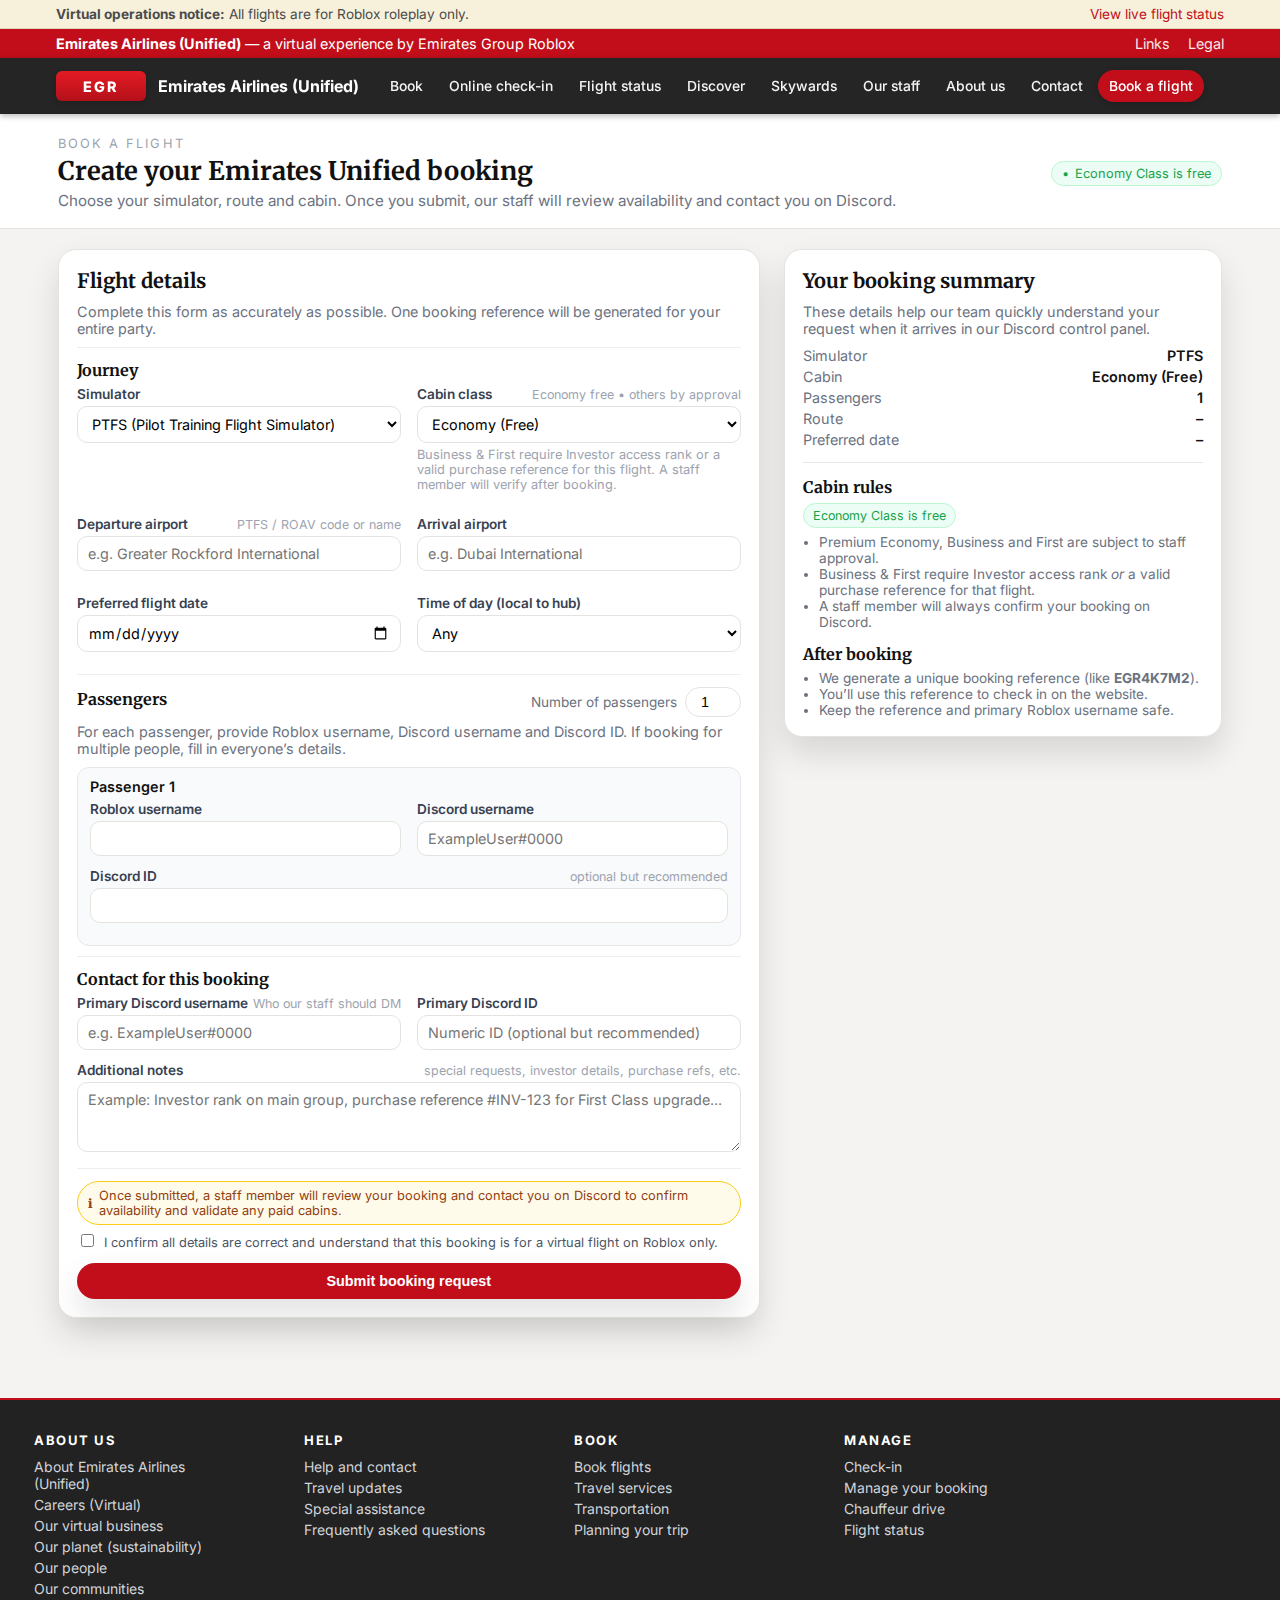
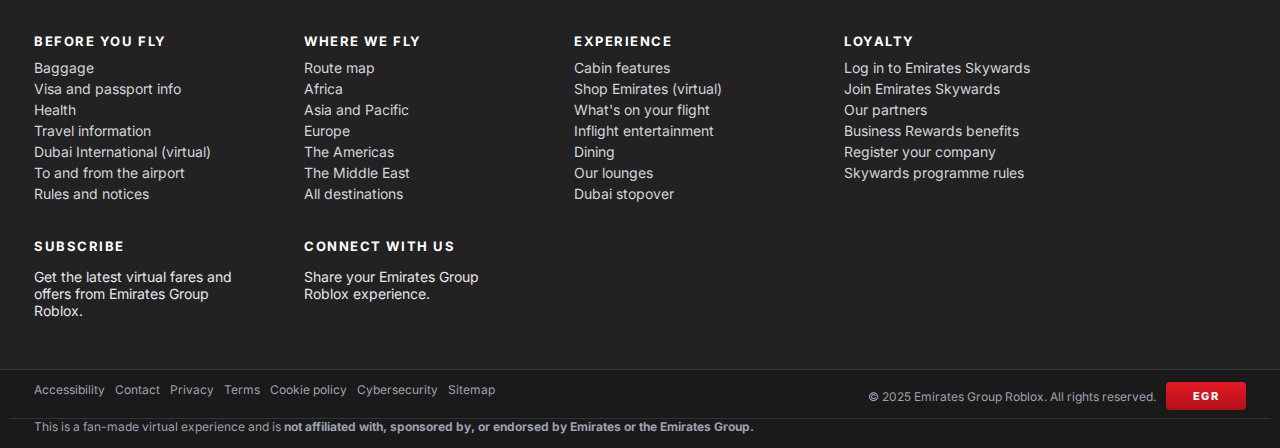
<file: booking.html>
<!doctype html>
<html lang="en">
<head>
  <meta charset="utf-8" />
  <meta name="viewport" content="width=device-width, initial-scale=1" />
  <title>Book a flight — Emirates Airlines (Unified)</title>
  <meta name="description" content="Book a virtual flight with Emirates Airlines (Unified) across PTFS and RO-Aviation." />
  <link rel="preconnect" href="https://fonts.gstatic.com" crossorigin>
  <link href="https://fonts.googleapis.com/css2?family=Inter:wght@400;500;600;700&family=Merriweather:wght@700&display=swap" rel="stylesheet">

  <style>
    :root {
      --brand-red: #c20e1a;
      --brand-red-dark: #8b0b13;
      --brand-gold: #b5892b;
      --charcoal: #252525;
      --ink: #111111;
      --ink-soft: #333333;
      --muted: #6b7280;
      --line: #e5e3df;
      --bg-page: #f5f3f1;
      --bg-card: #ffffff;
      --radius-lg: 18px;
      --radius-md: 12px;
      --shadow-soft: 0 16px 32px rgba(0,0,0,0.12);
      --shadow-subtle: 0 2px 6px rgba(0,0,0,0.18);
    }

    * { box-sizing: border-box; }
    html, body {
      margin: 0;
      padding: 0;
      background: var(--bg-page);
      color: var(--ink);
      font-family: Inter, system-ui, -apple-system, "Segoe UI", sans-serif;
    }

    a {
      color: var(--brand-red);
      text-decoration: none;
    }
    a:hover { text-decoration: underline; }

    /* Top info ribbon */
    .top-info {
      background: #f7f1dc;
      color: #4b4b4b;
      font-size: 0.85rem;
      border-bottom: 1px solid #e0d7b9;
    }
    .top-info-inner {
      max-width: 1200px;
      margin: 0 auto;
      padding: 6px 16px;
      display: flex;
      align-items: center;
      justify-content: space-between;
      gap: 10px;
    }

    /* Red brand strip */
    .brand-strip {
      background: var(--brand-red);
      color: #fff;
      font-size: 0.9rem;
    }
    .brand-strip-inner {
      max-width: 1200px;
      margin: 0 auto;
      padding: 6px 16px;
      display: flex;
      align-items: center;
      justify-content: space-between;
      gap: 10px;
    }
    .brand-strip .mini-links a {
      color: #fff;
      opacity: 0.9;
      margin-left: 14px;
    }
    .brand-strip .mini-links a:hover { opacity: 1; }

    /* Nav */
    .nav {
      background: var(--charcoal);
      color: #fff;
      position: sticky;
      top: 0;
      z-index: 80;
      box-shadow: 0 2px 6px rgba(0,0,0,0.28);
    }
    .nav-inner {
      max-width: 1200px;
      margin: 0 auto;
      padding: 12px 16px;
      display: flex;
      align-items: center;
      gap: 20px;
    }
    .brand {
      display: flex;
      align-items: center;
      gap: 12px;
      font-weight: 700;
      color: #fff;
      white-space: nowrap;
    }
    .brand-logo {
      width: 90px;
      height: 30px;
      border-radius: 6px;
      background: linear-gradient(180deg, #e51b24, #b3101a);
      position: relative;
      box-shadow: var(--shadow-subtle);
      overflow: hidden;
    }
    .brand-logo::after {
      content: "EGR";
      position: absolute;
      inset: 0;
      display: flex;
      align-items: center;
      justify-content: center;
      color: #fff;
      font-weight: 800;
      font-size: 0.9rem;
      letter-spacing: 0.16em;
    }
    .nav-menu {
      margin: 0;
      padding: 0;
      list-style: none;
      display: flex;
      flex-wrap: wrap;
      gap: 4px;
      flex: 1;
    }
    .nav-menu li a {
      display: block;
      padding: 8px 11px;
      border-radius: 999px;
      color: #f3f4f6;
      font-size: 0.87rem;
      font-weight: 500;
    }
    .nav-menu li a:hover {
      background: rgba(255,255,255,0.08);
      text-decoration: none;
    }
    .nav-menu .cta a {
      background: var(--brand-red);
      color: #fff;
      box-shadow: var(--shadow-subtle);
    }
    .nav-menu .cta a:hover {
      background: var(--brand-red-dark);
    }

    @media (max-width: 720px) {
      .nav-inner { flex-wrap: wrap; }
      .nav-menu { justify-content: flex-start; }
    }

    /* Page header / hero (simple) */
    .page-hero {
      background: #ffffff;
      border-bottom: 1px solid var(--line);
    }
    .page-hero-inner {
      max-width: 1200px;
      margin: 0 auto;
      padding: 22px 18px 18px;
      display: flex;
      flex-wrap: wrap;
      justify-content: space-between;
      gap: 10px;
      align-items: center;
    }
    .page-hero-title {
      font-family: Merriweather, Georgia, serif;
      font-size: 1.6rem;
      margin: 0 0 4px;
    }
    .page-hero-sub {
      margin: 0;
      font-size: 0.95rem;
      color: var(--muted);
    }
    .page-hero-tag {
      font-size: 0.8rem;
      text-transform: uppercase;
      letter-spacing: 0.16em;
      color: #9ca3af;
      margin-bottom: 4px;
    }
    .badge-free {
      display: inline-flex;
      align-items: center;
      gap: 6px;
      background: #ecfdf5;
      color: #16a34a;
      border-radius: 999px;
      padding: 4px 10px;
      font-size: 0.8rem;
      border: 1px solid #bbf7d0;
    }

    /* Layout */
    .page-main {
      max-width: 1200px;
      margin: 0 auto;
      padding: 20px 18px 40px;
      display: grid;
      grid-template-columns: minmax(0, 3.2fr) minmax(0, 2fr);
      gap: 24px;
      align-items: flex-start;
    }
    @media (max-width: 900px) {
      .page-main {
        grid-template-columns: minmax(0,1fr);
      }
    }

    .card {
      background: var(--bg-card);
      border-radius: var(--radius-lg);
      border: 1px solid var(--line);
      box-shadow: var(--shadow-soft);
      padding: 18px 18px 18px;
    }

    .card h2, .card h3 {
      margin-top: 0;
      font-family: Merriweather, Georgia, serif;
    }
    .card h2 { font-size: 1.25rem; margin-bottom: 10px; }
    .card h3 { font-size: 1rem; margin-bottom: 6px; }
    .card p {
      margin: 4px 0 10px;
      font-size: 0.9rem;
      color: var(--muted);
    }

    /* Form */
    .form-section {
      border-top: 1px solid #eee;
      padding-top: 12px;
      margin-top: 10px;
    }
    .form-grid {
      display: grid;
      grid-template-columns: repeat(2, minmax(0,1fr));
      gap: 12px 16px;
    }
    .form-row {
      margin-bottom: 12px;
    }
    .form-label {
      display: flex;
      justify-content: space-between;
      align-items: baseline;
      font-size: 0.85rem;
      font-weight: 600;
      margin-bottom: 4px;
      color: #374151;
    }
    .form-label span.hint {
      font-weight: 400;
      color: #9ca3af;
      font-size: 0.78rem;
    }
    .form-input,
    .form-select,
    .form-textarea {
      width: 100%;
      border-radius: 10px;
      border: 1px solid var(--line);
      padding: 8px 10px;
      font-size: 0.9rem;
      font-family: inherit;
      outline: none;
      background: #fff;
    }
    .form-input:focus,
    .form-select:focus,
    .form-textarea:focus {
      border-color: var(--brand-red);
      box-shadow: 0 0 0 1px rgba(194,14,26,0.18);
    }
    .form-textarea {
      min-height: 70px;
      resize: vertical;
    }

    .inline-note {
      font-size: 0.8rem;
      color: #9ca3af;
      margin-top: 4px;
    }

    .pill-note {
      display: inline-flex;
      align-items: center;
      gap: 6px;
      font-size: 0.8rem;
      padding: 6px 10px;
      border-radius: 999px;
      background: #fffbeb;
      border: 1px solid #facc15;
      color: #92400e;
      margin-bottom: 6px;
    }

    .btn {
      display: inline-flex;
      align-items: center;
      justify-content: center;
      gap: 6px;
      padding: 10px 16px;
      border-radius: 999px;
      border: none;
      background: var(--brand-red);
      color: #fff;
      font-weight: 600;
      font-size: 0.9rem;
      cursor: pointer;
      box-shadow: var(--shadow-soft);
    }
    .btn:hover {
      background: var(--brand-red-dark);
      text-decoration: none;
    }
    .btn.secondary {
      background: #f3f4f6;
      color: #111827;
      box-shadow: none;
    }
    .btn.secondary:hover {
      background: #e5e7eb;
    }
    .btn-full {
      width: 100%;
      justify-content: center;
    }

    .passenger-header {
      display: flex;
      justify-content: space-between;
      align-items: center;
      margin-bottom: 6px;
    }
    .passenger-count {
      display: inline-flex;
      align-items: center;
      gap: 8px;
    }
    .passenger-count input {
      width: 56px;
      text-align: center;
      padding: 6px 4px;
      border-radius: 999px;
      border: 1px solid var(--line);
      font-size: 0.9rem;
    }

    .passenger-card {
      border-radius: var(--radius-md);
      border: 1px solid #e5e7eb;
      padding: 10px 12px 10px;
      background: #f9fafb;
      margin-bottom: 10px;
    }
    .passenger-title {
      font-weight: 600;
      font-size: 0.9rem;
      margin-bottom: 6px;
    }

    .status-banner {
      margin-top: 12px;
      padding: 10px 12px;
      border-radius: 10px;
      font-size: 0.85rem;
    }
    .status-banner.info {
      background: #eff6ff;
      color: #1d4ed8;
      border: 1px solid #bfdbfe;
    }
    .status-banner.success {
      background: #ecfdf5;
      color: #15803d;
      border: 1px solid #bbf7d0;
    }
    .status-banner.error {
      background: #fef2f2;
      color: #b91c1c;
      border: 1px solid #fecaca;
    }
    .status-banner strong {
      font-weight: 600;
    }

    /* Sidebar summary card */
    .summary-item {
      display: flex;
      justify-content: space-between;
      align-items: baseline;
      margin-bottom: 4px;
      font-size: 0.9rem;
    }
    .summary-item span.label {
      color: #6b7280;
    }
    .summary-item span.value {
      font-weight: 600;
    }
    .pill-free {
      display: inline-flex;
      align-items: center;
      gap: 6px;
      padding: 4px 9px;
      border-radius: 999px;
      background: #ecfdf5;
      color: #16a34a;
      font-size: 0.78rem;
      border: 1px solid #bbf7d0;
    }
    ul.small-list {
      margin: 6px 0 0;
      padding-left: 16px;
      font-size: 0.85rem;
      color: #6b7280;
    }

    /* Footer (same system as index) */
    footer {
      width: 100%;
      background: #222;
      color: #e5e7eb;
      margin-top: 40px;
      font-size: 14px;
      border-top: 2px solid var(--brand-red);
    }
    .footer-main {
      max-width: 1260px;
      margin: 0 auto;
      padding: 32px 24px 36px;
      display: flex;
      flex-wrap: wrap;
      justify-content: flex-start;
      align-items: flex-start;
      gap: 32px 60px;
    }
    .footer-col {
      flex: 0 0 210px;
      min-width: 180px;
    }
    .footer-col h4 {
      margin: 0 0 10px;
      font-size: 13px;
      color: #ffffff;
      text-transform: uppercase;
      letter-spacing: 0.12em;
    }
    .footer-links {
      list-style: none;
      margin: 0;
      padding: 0;
    }
    .footer-links li { margin: 4px 0; }
    .footer-links a {
      color: #d1d5db;
      text-decoration: none;
    }
    .footer-links a:hover {
      color: #ffffff;
      text-decoration: underline;
    }
    .footer-bottom {
      background: #1a1a1a;
      border-top: 1px solid #333;
      padding: 12px 0 14px;
    }
    .footer-bottom-inner {
      max-width: 1260px;
      margin: 0 auto;
      padding: 0 24px;
      display: flex;
      flex-wrap: wrap;
      justify-content: space-between;
      gap: 10px;
      font-size: 12px;
      color: #9ca3af;
    }
    .footer-bottom-links {
      display: flex;
      flex-wrap: wrap;
      gap: 10px;
    }
    .footer-bottom-links a {
      color: #9ca3af;
      text-decoration: none;
    }
    .footer-bottom-links a:hover {
      color: #ffffff;
      text-decoration: underline;
    }
    .footer-logo-flag {
      width: 80px;
      height: 28px;
      border-radius: 4px;
      background: linear-gradient(180deg, #e51b24, #b40f1a);
      display: flex;
      align-items: center;
      justify-content: center;
      font-weight: 800;
      font-size: 11px;
      letter-spacing: 0.15em;
      color: #fff;
    }
    @media (max-width: 900px) {
      .footer-main { gap: 24px 32px; }
      .footer-col { flex: 1 1 45%; }
    }
    @media (max-width: 600px) {
      .footer-col { flex: 1 1 100%; }
      .footer-bottom-inner {
        flex-direction: column;
        align-items: flex-start;
      }
    }
  </style>
</head>
<body>

  <!-- Light info bar -->
  <div class="top-info">
    <div class="top-info-inner">
      <div><strong>Virtual operations notice:</strong> All flights are for Roblox roleplay only.</div>
      <div><a href="flight-status.html">View live flight status</a></div>
    </div>
  </div>

  <!-- Red brand strip -->
  <div class="brand-strip">
    <div class="brand-strip-inner">
      <div><strong>Emirates Airlines (Unified)</strong> — a virtual experience by Emirates Group Roblox</div>
      <div class="mini-links">
        <a href="links.html">Links</a>
        <a href="legal.html">Legal</a>
      </div>
    </div>
  </div>

  <!-- Navigation -->
  <nav class="nav" aria-label="Primary">
    <div class="nav-inner">
      <a class="brand" href="index.html">
        <span class="brand-logo" aria-hidden="true"></span>
        <span>Emirates Airlines (Unified)</span>
      </a>

      <ul class="nav-menu">
        <li><a href="booking.html">Book</a></li>
        <li><a href="checkin.html">Online check-in</a></li>
        <li><a href="flight-status.html">Flight status</a></li>
        <li><a href="discover.html">Discover</a></li>
        <li><a href="skywards.html">Skywards</a></li>
        <li><a href="staff.html">Our staff</a></li>
        <li><a href="about.html">About us</a></li>
        <li><a href="contact.html">Contact</a></li>
        <li class="cta"><a href="booking.html">Book a flight</a></li>
      </ul>
    </div>
  </nav>

  <!-- Page hero -->
  <header class="page-hero">
    <div class="page-hero-inner">
      <div>
        <div class="page-hero-tag">Book a flight</div>
        <h1 class="page-hero-title">Create your Emirates Unified booking</h1>
        <p class="page-hero-sub">
          Choose your simulator, route and cabin. Once you submit, our staff will review availability and contact you on Discord.
        </p>
      </div>
      <div>
        <div class="badge-free">
          <span>•</span>
          <span>Economy Class is free</span>
        </div>
      </div>
    </div>
  </header>

  <!-- Main content -->
  <main class="page-main">
    <!-- Booking form -->
    <section class="card" aria-label="Booking form">
      <h2>Flight details</h2>
      <p>Complete this form as accurately as possible. One booking reference will be generated for your entire party.</p>

      <form id="bookingForm" novalidate>
        <!-- Journey section -->
        <div class="form-section">
          <h3>Journey</h3>
          <div class="form-grid">
            <div class="form-row">
              <label class="form-label" for="simulator">
                Simulator
              </label>
              <select id="simulator" name="simulator" class="form-select" required>
                <option value="PTFS" selected>PTFS (Pilot Training Flight Simulator)</option>
                <option value="RO-Aviation">RO-Aviation</option>
              </select>
            </div>

            <div class="form-row">
              <label class="form-label" for="cabin">
                Cabin class
                <span class="hint">Economy free • others by approval</span>
              </label>
              <select id="cabin" name="cabin" class="form-select" required>
                <option value="Economy">Economy (Free)</option>
                <option value="Premium Economy">Premium Economy</option>
                <option value="Business">Business Class</option>
                <option value="First">First Class</option>
              </select>
              <div class="inline-note">
                Business & First require Investor access rank or a valid purchase reference for this flight. A staff member will verify after booking.
              </div>
            </div>

            <div class="form-row">
              <label class="form-label" for="from">
                Departure airport
                <span class="hint">PTFS / ROAV code or name</span>
              </label>
              <input id="from" name="from" class="form-input" placeholder="e.g. Greater Rockford International" required>
            </div>

            <div class="form-row">
              <label class="form-label" for="to">
                Arrival airport
              </label>
              <input id="to" name="to" class="form-input" placeholder="e.g. Dubai International" required>
            </div>

            <div class="form-row">
              <label class="form-label" for="date">
                Preferred flight date
              </label>
              <input id="date" name="date" type="date" class="form-input" required>
            </div>

            <div class="form-row">
              <label class="form-label" for="timeOfDay">
                Time of day (local to hub)
              </label>
              <select id="timeOfDay" name="timeOfDay" class="form-select">
                <option value="Any">Any</option>
                <option value="Morning">Morning</option>
                <option value="Afternoon">Afternoon</option>
                <option value="Evening">Evening</option>
              </select>
            </div>
          </div>
        </div>

        <!-- Passengers section -->
        <div class="form-section">
          <div class="passenger-header">
            <h3>Passengers</h3>
            <div class="passenger-count">
              <span style="font-size:0.85rem;color:#6b7280;">Number of passengers</span>
              <input type="number" id="passengerCount" min="1" max="8" value="1">
            </div>
          </div>
          <p class="inline-note">
            For each passenger, provide Roblox username, Discord username and Discord ID. If booking for multiple people, fill in everyone’s details.
          </p>
          <div id="passengerContainer"></div>
        </div>

        <!-- Contact section -->
        <div class="form-section">
          <h3>Contact for this booking</h3>
          <div class="form-grid">
            <div class="form-row">
              <label class="form-label" for="primaryDiscord">
                Primary Discord username
                <span class="hint">Who our staff should DM</span>
              </label>
              <input id="primaryDiscord" name="primaryDiscord" class="form-input" placeholder="e.g. ExampleUser#0000" required>
            </div>
            <div class="form-row">
              <label class="form-label" for="primaryDiscordId">
                Primary Discord ID
              </label>
              <input id="primaryDiscordId" name="primaryDiscordId" class="form-input" placeholder="Numeric ID (optional but recommended)">
            </div>
          </div>

          <div class="form-row">
            <label class="form-label" for="notes">
              Additional notes
              <span class="hint">special requests, investor details, purchase refs, etc.</span>
            </label>
            <textarea id="notes" name="notes" class="form-textarea" placeholder="Example: Investor rank on main group, purchase reference #INV-123 for First Class upgrade..."></textarea>
          </div>
        </div>

        <!-- Consent & submit -->
        <div class="form-section">
          <div class="pill-note">
            <span>ℹ</span>
            <span>Once submitted, a staff member will review your booking and contact you on Discord to confirm availability and validate any paid cabins.</span>
          </div>
          <div class="form-row">
            <label style="font-size:0.8rem;color:#4b5563;">
              <input type="checkbox" id="agree" required style="margin-right:6px;">
              I confirm all details are correct and understand that this booking is for a virtual flight on Roblox only.
            </label>
          </div>
          <button type="submit" class="btn btn-full">Submit booking request</button>

          <div id="statusArea" class="status-banner info" style="display:none;margin-top:10px;">
            <strong>Status:</strong> Submitting your booking…
          </div>
        </div>
      </form>
    </section>

    <!-- Sidebar summary / info -->
    <aside class="card" aria-label="Booking information">
      <h2>Your booking summary</h2>
      <p>These details help our team quickly understand your request when it arrives in our Discord control panel.</p>

      <div class="summary-item">
        <span class="label">Simulator</span>
        <span class="value" id="summarySimulator">PTFS</span>
      </div>
      <div class="summary-item">
        <span class="label">Cabin</span>
        <span class="value" id="summaryCabin">Economy (Free)</span>
      </div>
      <div class="summary-item">
        <span class="label">Passengers</span>
        <span class="value" id="summaryPax">1</span>
      </div>
      <div class="summary-item">
        <span class="label">Route</span>
        <span class="value" id="summaryRoute">–</span>
      </div>
      <div class="summary-item">
        <span class="label">Preferred date</span>
        <span class="value" id="summaryDate">–</span>
      </div>

      <hr style="border:none;border-top:1px solid #e5e7eb;margin:14px 0;">

      <h3>Cabin rules</h3>
      <div style="display:flex;flex-wrap:wrap;gap:8px;margin-bottom:6px;">
        <span class="pill-free">Economy Class is free</span>
      </div>
      <ul class="small-list">
        <li>Premium Economy, Business and First are subject to staff approval.</li>
        <li>Business & First require Investor access rank <em>or</em> a valid purchase reference for that flight.</li>
        <li>A staff member will always confirm your booking on Discord.</li>
      </ul>

      <h3 style="margin-top:14px;">After booking</h3>
      <ul class="small-list">
        <li>We generate a unique booking reference (like <strong>EGR4K7M2</strong>).</li>
        <li>You’ll use this reference to check in on the website.</li>
        <li>Keep the reference and primary Roblox username safe.</li>
      </ul>
    </aside>
  </main>

  <!-- FOOTER (same as index) -->
  <footer>
    <div class="footer-main">

      <div class="footer-col">
        <h4>About us</h4>
        <ul class="footer-links">
          <li><a href="#">About Emirates Airlines (Unified)</a></li>
          <li><a href="#">Careers (Virtual)</a></li>
          <li><a href="#">Our virtual business</a></li>
          <li><a href="#">Our planet (sustainability)</a></li>
          <li><a href="#">Our people</a></li>
          <li><a href="#">Our communities</a></li>
        </ul>
      </div>

      <div class="footer-col">
        <h4>Help</h4>
        <ul class="footer-links">
          <li><a href="#">Help and contact</a></li>
          <li><a href="#">Travel updates</a></li>
          <li><a href="#">Special assistance</a></li>
          <li><a href="#">Frequently asked questions</a></li>
        </ul>
      </div>

      <div class="footer-col">
        <h4>Book</h4>
        <ul class="footer-links">
          <li><a href="booking.html">Book flights</a></li>
          <li><a href="#">Travel services</a></li>
          <li><a href="#">Transportation</a></li>
          <li><a href="#">Planning your trip</a></li>
        </ul>
      </div>

      <div class="footer-col">
        <h4>Manage</h4>
        <ul class="footer-links">
          <li><a href="checkin.html">Check-in</a></li>
          <li><a href="#">Manage your booking</a></li>
          <li><a href="#">Chauffeur drive</a></li>
          <li><a href="flight-status.html">Flight status</a></li>
        </ul>
      </div>

      <div class="footer-col">
        <h4>Before you fly</h4>
        <ul class="footer-links">
          <li><a href="#">Baggage</a></li>
          <li><a href="#">Visa and passport info</a></li>
          <li><a href="#">Health</a></li>
          <li><a href="#">Travel information</a></li>
          <li><a href="#">Dubai International (virtual)</a></li>
          <li><a href="#">To and from the airport</a></li>
          <li><a href="#">Rules and notices</a></li>
        </ul>
      </div>

      <div class="footer-col">
        <h4>Where we fly</h4>
        <ul class="footer-links">
          <li><a href="route-map.html">Route map</a></li>
          <li><a href="#">Africa</a></li>
          <li><a href="#">Asia and Pacific</a></li>
          <li><a href="#">Europe</a></li>
          <li><a href="#">The Americas</a></li>
          <li><a href="#">The Middle East</a></li>
          <li><a href="#">All destinations</a></li>
        </ul>
      </div>

      <div class="footer-col">
        <h4>Experience</h4>
        <ul class="footer-links">
          <li><a href="#">Cabin features</a></li>
          <li><a href="#">Shop Emirates (virtual)</a></li>
          <li><a href="#">What's on your flight</a></li>
          <li><a href="#">Inflight entertainment</a></li>
          <li><a href="#">Dining</a></li>
          <li><a href="#">Our lounges</a></li>
          <li><a href="#">Dubai stopover</a></li>
        </ul>
      </div>

      <div class="footer-col">
        <h4>Loyalty</h4>
        <ul class="footer-links">
          <li><a href="#">Log in to Emirates Skywards</a></li>
          <li><a href="#">Join Emirates Skywards</a></li>
          <li><a href="#">Our partners</a></li>
          <li><a href="#">Business Rewards benefits</a></li>
          <li><a href="#">Register your company</a></li>
          <li><a href="#">Skywards programme rules</a></li>
        </ul>
      </div>

      <div class="footer-col">
        <h4>Subscribe</h4>
        <p>Get the latest virtual fares and offers from Emirates Group Roblox.</p>
      </div>

      <div class="footer-col">
        <h4>Connect with us</h4>
        <p>Share your Emirates Group Roblox experience.</p>
      </div>

    </div>

    <div class="footer-bottom">
      <div class="footer-bottom-inner">
        <div class="footer-bottom-links">
          <a href="#">Accessibility</a>
          <a href="contact.html">Contact</a>
          <a href="#">Privacy</a>
          <a href="#">Terms</a>
          <a href="#">Cookie policy</a>
          <a href="#">Cybersecurity</a>
          <a href="#">Sitemap</a>
        </div>
        <div style="display:flex;align-items:center;gap:10px;">
          <span>© 2025 Emirates Group Roblox. All rights reserved.</span>
          <div class="footer-logo-flag">EGR</div>
        </div>
      </div>
      <div class="footer-bottom-inner" style="border-top:1px solid #333; margin-top:8px;">
        <span>
          This is a fan-made virtual experience and is <strong>not affiliated with, sponsored by, or endorsed by Emirates or the Emirates Group.</strong>
        </span>
      </div>
    </div>
  </footer>

  <script>
  // ---- BOT API CONFIG ----
  // When the bot is hosted, set this to your bot's public URL, e.g.:
  // const BOT_API_BASE = "https://egr-bot.onrender.com";
  const BOT_API_BASE = "";

  // ---- CONFIG ----
  const DISCORD_WEBHOOK_URL =
    "PUT_YOUR_EXISTING_BOOKING_WEBHOOK_URL_HERE";

  // ---- Helpers ----
  function generateBookingRef() {
    const chars = "ABCDEFGHJKMNPQRSTUVWXYZ23456789";
    let ref = "EGR";
    for (let i = 0; i < 6; i++) {
      ref += chars[Math.floor(Math.random() * chars.length)];
    }
    return ref;
  }

  function createPassengerCard(index) {
    const wrapper = document.createElement("div");
    wrapper.className = "passenger-card";
    wrapper.innerHTML = `
      <div class="passenger-title">Passenger ${index}</div>
      <div class="form-grid">
        <div class="form-row">
          <label class="form-label" for="p${index}-roblox">
            Roblox username
          </label>
          <input id="p${index}-roblox" name="p${index}-roblox" class="form-input" required>
        </div>
        <div class="form-row">
          <label class="form-label" for="p${index}-discord">
            Discord username
          </label>
          <input id="p${index}-discord" name="p${index}-discord" class="form-input" placeholder="ExampleUser#0000" required>
        </div>
      </div>
      <div class="form-row">
        <label class="form-label" for="p${index}-discordId">
          Discord ID <span class="hint">optional but recommended</span>
        </label>
        <input id="p${index}-discordId" name="p${index}-discordId" class="form-input">
      </div>
    `;
    return wrapper;
  }

  function renderPassengers() {
    const count = Number(document.getElementById("passengerCount").value || 1);
    const container = document.getElementById("passengerContainer");
    container.innerHTML = "";
    const clamped = Math.min(Math.max(count, 1), 8);
    for (let i = 1; i <= clamped; i++) {
      container.appendChild(createPassengerCard(i));
    }
    document.getElementById("passengerCount").value = clamped;
    document.getElementById("summaryPax").textContent = clamped;
  }

  function updateSummary() {
    const sim = document.getElementById("simulator").value;
    const cabin = document.getElementById("cabin").value;
    const from = document.getElementById("from").value.trim();
    const to = document.getElementById("to").value.trim();
    const date = document.getElementById("date").value;

    document.getElementById("summarySimulator").textContent = sim;
    let cabinLabel = cabin;
    if (cabin === "Economy") cabinLabel = "Economy (Free)";
    document.getElementById("summaryCabin").textContent = cabinLabel;

    document.getElementById("summaryRoute").textContent =
      from && to
        ? `${from} → ${to}`
        : from
        ? `${from} → ?`
        : to
        ? `? → ${to}`
        : "–";

    document.getElementById("summaryDate").textContent = date || "–";
  }

  // ---- Init ----
  renderPassengers();
  updateSummary();

  document
    .getElementById("passengerCount")
    .addEventListener("change", renderPassengers);
  ["simulator", "cabin", "from", "to", "date"].forEach((id) => {
    document.getElementById(id).addEventListener("input", updateSummary);
    document.getElementById(id).addEventListener("change", updateSummary);
  });

  const statusArea = document.getElementById("statusArea");

  function setStatus(type, message) {
    statusArea.style.display = "block";
    statusArea.className = "status-banner " + type;
    statusArea.innerHTML = message;
  }

  // ---- Submit handler ----
  document
    .getElementById("bookingForm")
    .addEventListener("submit", async (e) => {
      e.preventDefault();

      if (!document.getElementById("agree").checked) {
        setStatus(
          "error",
          "<strong>Check your details:</strong> please confirm you understand this is a virtual Roblox flight."
        );
        return;
      }

      const sim = document.getElementById("simulator").value;
      const cabin = document.getElementById("cabin").value;
      const from =
        document.getElementById("from").value.trim() || "Not provided";
      const to =
        document.getElementById("to").value.trim() || "Not provided";
      const date = document.getElementById("date").value || "Not provided";
      const timeOfDay = document.getElementById("timeOfDay").value;
      const paxCount = Number(
        document.getElementById("passengerCount").value || 1
      );

      const primaryDiscord =
        document.getElementById("primaryDiscord").value.trim();
      const primaryDiscordId =
        document.getElementById("primaryDiscordId").value.trim();
      const notes = document.getElementById("notes").value.trim();

      const passengers = [];
      for (let i = 1; i <= paxCount; i++) {
        const roblox = document
          .getElementById(`p${i}-roblox`)
          .value.trim();
        const discordUser = document
          .getElementById(`p${i}-discord`)
          .value.trim();
        const discordId = document
          .getElementById(`p${i}-discordId`)
          .value.trim();
        if (!roblox || !discordUser) {
          setStatus(
            "error",
            `<strong>Missing info:</strong> please fill in Roblox & Discord usernames for passenger ${i}.`
          );
          return;
        }
        passengers.push({ index: i, roblox, discordUser, discordId });
      }

      const bookingRef = generateBookingRef();

      const passengerLines = passengers
        .map(
          (p) =>
            `**#${p.index}**\nRoblox: \`${p.roblox}\`\nDiscord: \`${p.discordUser}\`${
              p.discordId ? `\nDiscord ID: \`${p.discordId}\`` : ""
            }`
        )
        .join("\n\n");

      const embed = {
        title: `New booking — ${sim} ${from} → ${to}`,
        description:
          "A new booking request has been submitted from the website.\n\n" +
          `**Booking reference:** \`${bookingRef}\``,
        color: 0xc20e1a,
        fields: [
          { name: "Simulator", value: sim, inline: true },
          { name: "Cabin", value: cabin, inline: true },
          { name: "Passengers", value: String(paxCount), inline: true },
          { name: "Route", value: `${from} → ${to}`, inline: false },
          {
            name: "Preferred date / time",
            value: `${date} • ${timeOfDay}`,
            inline: false,
          },
          {
            name: "Primary contact",
            value: `Discord: \`${primaryDiscord}\`${
              primaryDiscordId ? `\nID: \`${primaryDiscordId}\`` : ""
            }`,
            inline: false,
          },
          {
            name: "Passengers",
            value: passengerLines || "No passenger details provided.",
            inline: false,
          },
        ],
        footer: {
          text: "Emirates Airlines (Unified) — Booking system",
        },
        timestamp: new Date().toISOString(),
      };

      if (notes) {
        embed.fields.push({
          name: "Additional notes",
          value: notes.substring(0, 1024),
          inline: false,
        });
      }

      setStatus(
        "info",
        "<strong>Status:</strong> Submitting your booking to our Discord control panel…"
      );

      try {
        // 1) Send to staff via webhook (unchanged behaviour)
        const res = await fetch(DISCORD_WEBHOOK_URL, {
          method: "POST",
          headers: { "Content-Type": "application/json" },
          body: JSON.stringify({
            username: "Emirates Unified — Bookings",
            embeds: [embed],
          }),
        });

        if (!res.ok) {
          throw new Error("Webhook returned " + res.status);
        }

        // 2) Ask the bot API to DM the primary contact (if configured)
        if (BOT_API_BASE && primaryDiscordId) {
          try {
            await fetch(`${BOT_API_BASE}/api/booking`, {
              method: "POST",
              headers: { "Content-Type": "application/json" },
              body: JSON.stringify({
                bookingRef,
                simulator: sim,
                cabin,
                from,
                to,
                date,
                timeOfDay,
                paxCount,
                primaryDiscord,
                primaryDiscordId,
              }),
            });
          } catch (err2) {
            console.error("Failed to notify bot for booking DM:", err2);
          }
        }

        setStatus(
          "success",
          `<strong>Booking submitted!</strong> Your booking reference is <strong>${bookingRef}</strong>.<br>Keep this safe — you’ll need it for online check-in. A staff member will contact you on Discord once your cabin is validated.`
        );
      } catch (err) {
        console.error(err);
        setStatus(
          "error",
          "<strong>Something went wrong.</strong> We couldn't send your booking to Discord. Please try again later or contact a staff member."
        );
      }
    });
</script>
</body>
</html>
</file>
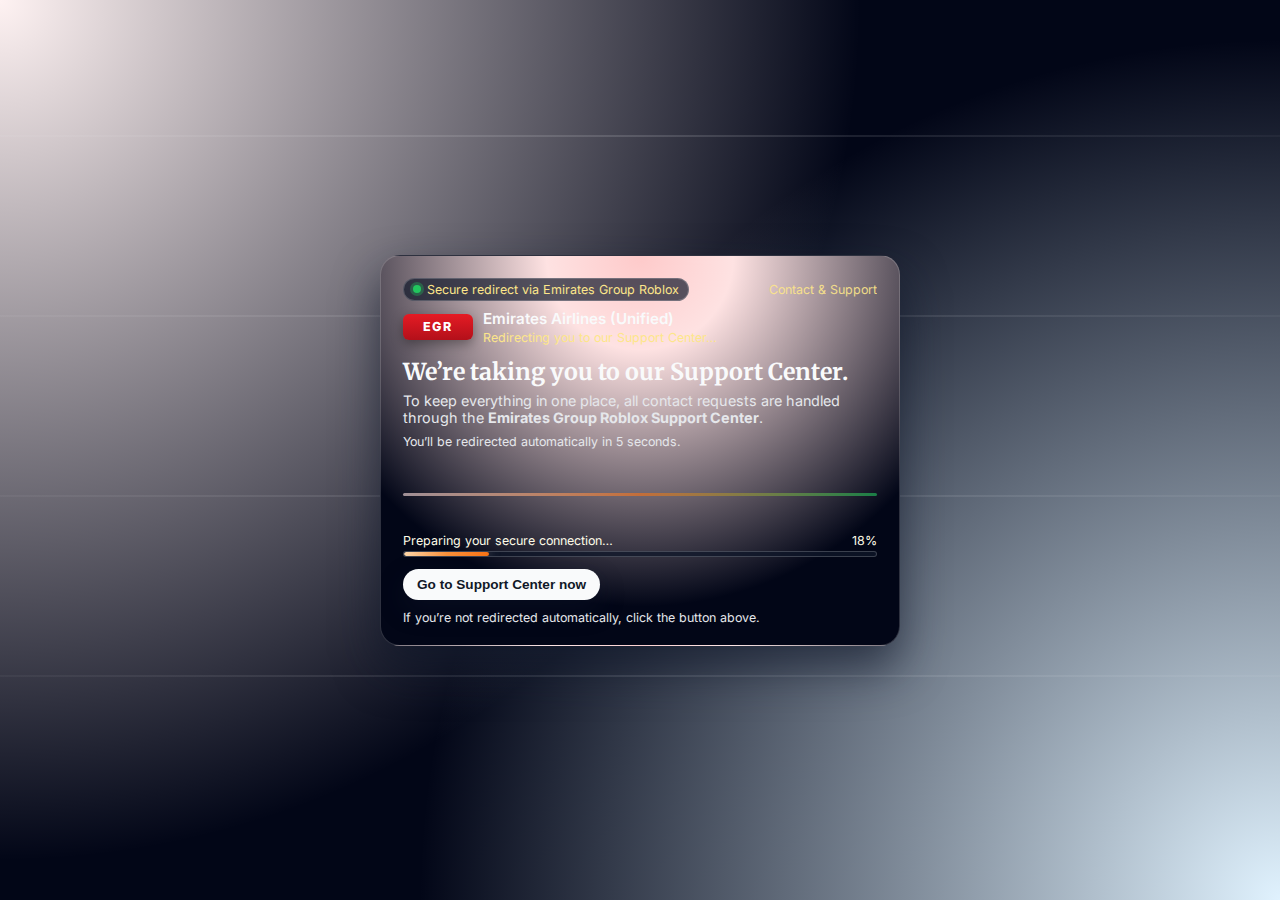
<file: contact.html>
<!doctype html>
<html lang="en">
<head>
  <meta charset="utf-8" />
  <title>Contact Us — Emirates Airlines (Unified)</title>
  <meta name="viewport" content="width=device-width, initial-scale=1" />
  <meta name="description" content="Redirecting you to the Emirates Group Roblox Support Center." />
  <link rel="preconnect" href="https://fonts.gstatic.com" crossorigin>
  <link href="https://fonts.googleapis.com/css2?family=Inter:wght@400;500;600;700&family=Merriweather:wght@700&display=swap" rel="stylesheet">

  <style>
    :root{
      --brand-red:#c20e1a;
      --brand-red-dark:#8b0b13;
      --brand-gold:#d1a23a;
      --ink:#111827;
      --muted:#9ca3af;
      --bg:#0b1120;
      --line:#e5e7eb;
      --radius-lg:20px;
      --shadow-soft:0 22px 45px rgba(15,23,42,.65);
    }

    *{box-sizing:border-box;}
    html,body{
      margin:0;
      padding:0;
      font-family:Inter,system-ui,-apple-system,"Segoe UI",sans-serif;
      background:
        radial-gradient(circle at top left,#fef2f2 0,transparent 55%),
        radial-gradient(circle at bottom right,#e0f2fe 0,transparent 55%),
        #020617;
      color:#f9fafb;
      height:100%;
      min-height:100vh;
      overflow:hidden;
    }

    /* Fullscreen layout */
    .wrap{
      min-height:100vh;
      display:flex;
      align-items:center;
      justify-content:center;
      padding:20px;
      position:relative;
      overflow:hidden;
    }

    /* Background lines like speed trails */
    .bg-line{
      position:absolute;
      left:-20%;
      right:-20%;
      height:2px;
      background:linear-gradient(90deg,transparent,rgba(248,250,252,.4),transparent);
      opacity:.35;
      animation: slide-lines 4s linear infinite;
    }
    .bg-line:nth-child(1){top:15%;animation-delay:-1s;}
    .bg-line:nth-child(2){top:35%;animation-delay:-2.2s;}
    .bg-line:nth-child(3){top:55%;animation-delay:-3.4s;}
    .bg-line:nth-child(4){top:75%;animation-delay:-1.7s;}

    @keyframes slide-lines{
      0%{transform:translateX(-10%);}
      100%{transform:translateX(10%);}
    }

    /* Card */
    .card{
      position:relative;
      z-index:5;
      max-width:520px;
      width:100%;
      background:radial-gradient(circle at top,#fecaca,#fee2e2 20%,#020617 75%);
      border-radius:var(--radius-lg);
      box-shadow:var(--shadow-soft);
      padding:22px 22px 20px;
      border:1px solid rgba(248,250,252,.18);
      overflow:hidden;
    }

    /* Mini top strip */
    .card-strip{
      display:flex;
      justify-content:space-between;
      align-items:center;
      font-size:.78rem;
      color:#fde68a;
      margin-bottom:8px;
    }
    .pill{
      display:inline-flex;
      align-items:center;
      gap:6px;
      padding:3px 9px;
      border-radius:999px;
      background:rgba(15,23,42,.7);
      border:1px solid rgba(248,250,252,.2);
    }
    .pill-dot{
      width:8px;height:8px;border-radius:999px;
      background:#22c55e;
      box-shadow:0 0 0 3px rgba(34,197,94,.32);
    }

    .logo-row{
      display:flex;
      align-items:center;
      gap:10px;
      margin-bottom:12px;
    }
    .brand-logo{
      width:70px;
      height:26px;
      border-radius:6px;
      background:linear-gradient(180deg,#e51b24,#b3101a);
      display:flex;
      align-items:center;
      justify-content:center;
      font-weight:800;
      font-size:.78rem;
      letter-spacing:.16em;
      color:#fff;
      box-shadow:0 4px 12px rgba(0,0,0,.35);
    }
    .brand-text{
      display:flex;
      flex-direction:column;
      gap:2px;
    }
    .brand-text span:first-child{
      font-weight:600;
      font-size:.95rem;
    }
    .brand-text span:last-child{
      font-size:.78rem;
      color:#fde68a;
    }

    h1{
      margin:0 0 6px;
      font-family:Merriweather,Georgia,serif;
      font-size:1.45rem;
    }
    p{
      margin:0 0 8px;
      font-size:.9rem;
      color:#e5e7eb;
    }

    /* Plane animation */
    .plane-track{
      position:relative;
      margin:14px 0 10px;
      height:60px;
      overflow:visible;
    }
    .track-line{
      position:absolute;
      top:50%;
      left:0;
      right:0;
      height:3px;
      border-radius:999px;
      background:linear-gradient(90deg,#fee2e2,#f97316,#22c55e);
      opacity:.6;
    }
    .plane-icon{
      position:absolute;
      top:50%;
      left:-10%;
      transform:translate(-50%,-50%);
      font-size:1.6rem;
      animation: fly 3s ease-in-out infinite;
    }
    @keyframes fly{
      0%{left:-10%;transform:translate(-50%,-50%) rotate(7deg);}
      50%{left:50%;transform:translate(-50%,-52%) rotate(3deg);}
      100%{left:110%;transform:translate(-50%,-50%) rotate(-2deg);}
    }

    /* Progress bar & countdown */
    .progress-wrap{
      margin-top:6px;
    }
    .progress-label{
      display:flex;
      justify-content:space-between;
      font-size:.78rem;
      color:#fefce8;
      margin-bottom:3px;
    }
    .progress-outer{
      width:100%;
      height:6px;
      border-radius:999px;
      background:rgba(15,23,42,.75);
      overflow:hidden;
      border:1px solid rgba(248,250,252,.2);
    }
    .progress-inner{
      width:0%;
      height:100%;
      border-radius:999px;
      background:linear-gradient(90deg,#fed7aa,#fb923c,#f97316);
      box-shadow:0 0 12px rgba(248,250,252,.5);
      transition:width .15s linear;
    }

    .actions{
      display:flex;
      justify-content:space-between;
      align-items:center;
      margin-top:12px;
      gap:10px;
      flex-wrap:wrap;
    }
    .btn{
      display:inline-flex;
      align-items:center;
      justify-content:center;
      padding:8px 14px;
      border-radius:999px;
      border:none;
      background:#f9fafb;
      color:#111827;
      font-size:.85rem;
      font-weight:600;
      cursor:pointer;
      box-shadow:0 10px 25px rgba(15,23,42,.4);
      text-decoration:none;
    }
    .btn:hover{
      background:#e5e7eb;
      transform:translateY(-1px);
    }
    .small-note{
      font-size:.78rem;
      color:#e5e7eb;
    }

    @media(max-width:600px){
      .card{padding:18px 16px 16px;}
      h1{font-size:1.25rem;}
    }
  </style>
</head>
<body>
  <div class="wrap">
    <!-- background lines -->
    <div class="bg-line"></div>
    <div class="bg-line"></div>
    <div class="bg-line"></div>
    <div class="bg-line"></div>

    <!-- main redirect card -->
    <div class="card">
      <div class="card-strip">
        <div class="pill">
          <span class="pill-dot"></span>
          <span>Secure redirect via Emirates Group Roblox</span>
        </div>
        <span style="opacity:.9;">Contact &amp; Support</span>
      </div>

      <div class="logo-row">
        <div class="brand-logo">EGR</div>
        <div class="brand-text">
          <span>Emirates Airlines (Unified)</span>
          <span>Redirecting you to our Support Center…</span>
        </div>
      </div>

      <h1>We’re taking you to our Support Center.</h1>
      <p>
        To keep everything in one place, all contact requests are handled through the
        <strong>Emirates Group Roblox Support Center</strong>.
      </p>
      <p class="small-note">
        You’ll be redirected automatically in <span id="countdown">5</span> seconds.
      </p>

      <div class="plane-track" aria-hidden="true">
        <div class="track-line"></div>
        <div class="plane-icon">✈️</div>
      </div>

      <div class="progress-wrap">
        <div class="progress-label">
          <span>Preparing your secure connection…</span>
          <span id="progressPercent">0%</span>
        </div>
        <div class="progress-outer">
          <div class="progress-inner" id="progressInner"></div>
        </div>
      </div>

      <div class="actions">
        <button class="btn" id="redirectNow">Go to Support Center now</button>
        <span class="small-note">
          If you’re not redirected automatically, click the button above.
        </span>
      </div>
    </div>
  </div>

  <script>
    (function(){
      const TARGET = "https://emiratesgrouproblox.link/support";
      const totalSeconds = 5;

      let remaining = totalSeconds;
      let elapsed = 0;

      const countdownEl = document.getElementById("countdown");
      const progressInner = document.getElementById("progressInner");
      const progressPercent = document.getElementById("progressPercent");
      const redirectBtn = document.getElementById("redirectNow");

      function updateUI(){
        countdownEl.textContent = remaining;
        const pct = Math.min(100, Math.round((elapsed / totalSeconds) * 100));
        progressInner.style.width = pct + "%";
        progressPercent.textContent = pct + "%";
      }

      function goNow(){
        window.location.href = TARGET;
      }

      redirectBtn.addEventListener("click", goNow);

      // tick every 100ms for smooth progress
      const timer = setInterval(function(){
        elapsed += 0.1;
        remaining = Math.max(0, (totalSeconds - elapsed)).toFixed(1);

        // show whole seconds in countdown
        countdownEl.textContent = Math.ceil(remaining);

        const pct = Math.min(100, (elapsed / totalSeconds) * 100);
        progressInner.style.width = pct + "%";
        progressPercent.textContent = Math.round(pct) + "%";

        if(elapsed >= totalSeconds){
          clearInterval(timer);
          goNow();
        }
      }, 100);

      // Failsafe: hard redirect after 10s even if interval dies
      setTimeout(goNow, 10000);
    })();
  </script>
</body>
</html>
</file>
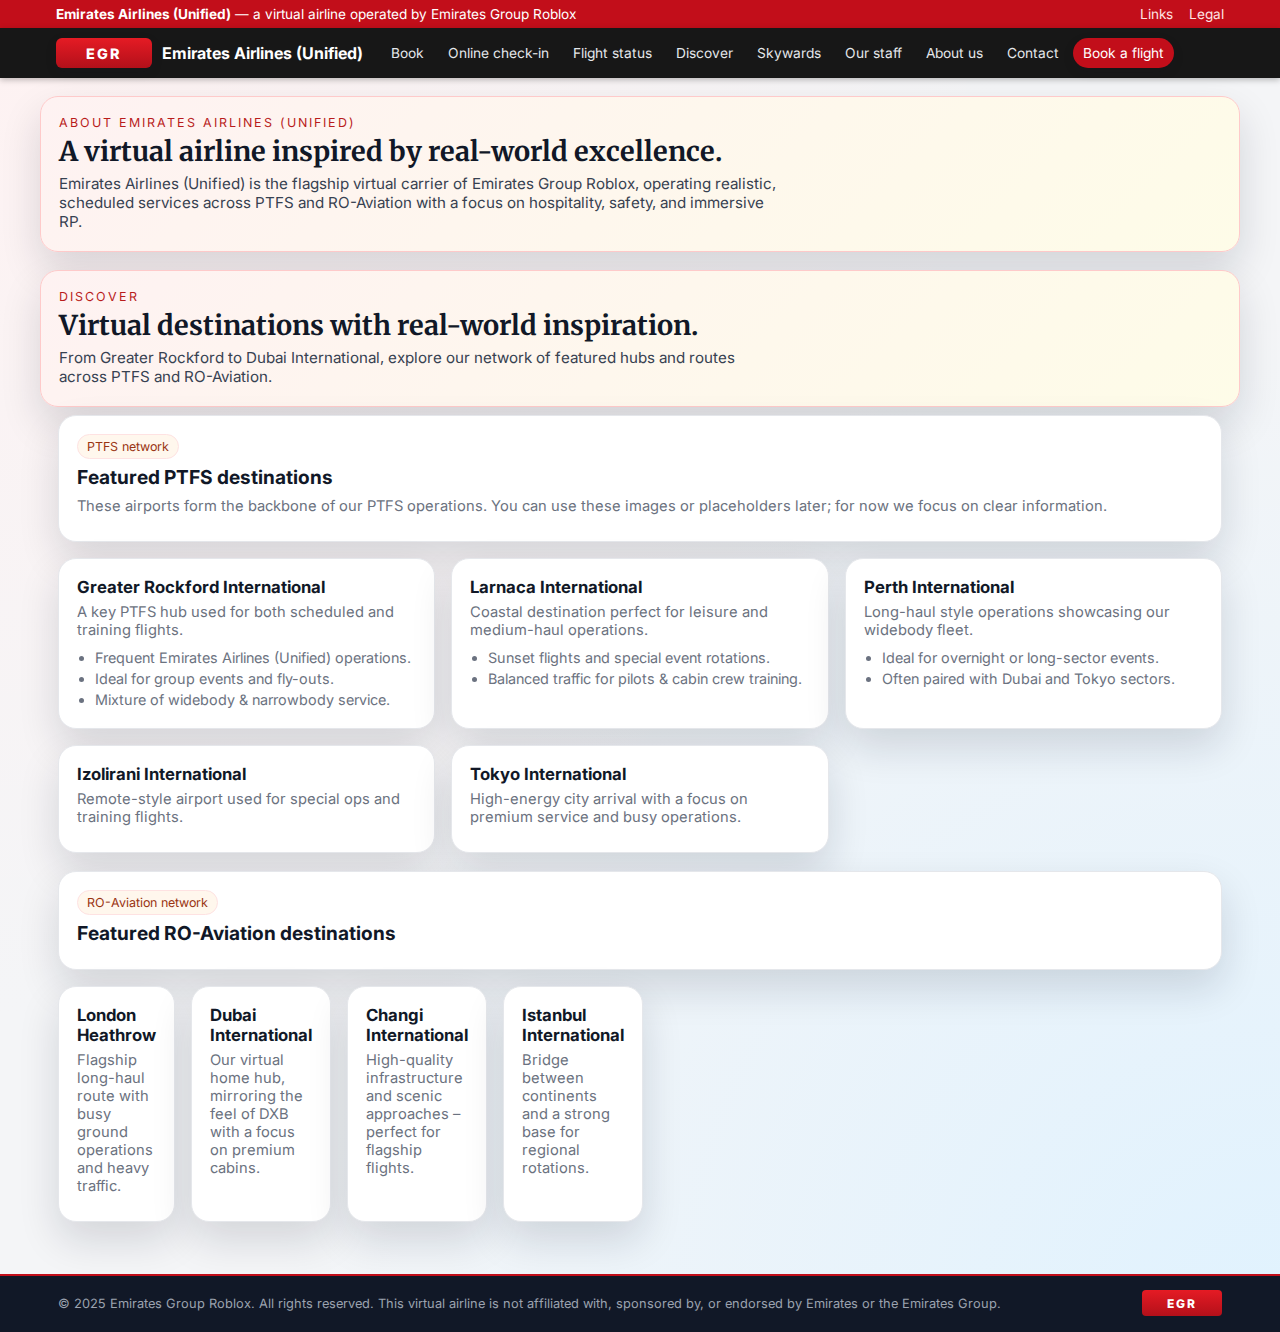
<file: discover.html>
<!doctype html>
<html lang="en">
<head>
  <meta charset="utf-8" />
  <meta name="viewport" content="width=device-width, initial-scale=1" />
  <title>Discover Destinations — Emirates Airlines (Unified)</title>
  <meta name="description" content="Explore featured PTFS and RO-Aviation destinations served by Emirates Airlines (Unified)." />
  <link rel="preconnect" href="https://fonts.gstatic.com" crossorigin>
  <link href="https://fonts.googleapis.com/css2?family=Inter:wght@400;500;600;700&family=Merriweather:wght@700&display=swap" rel="stylesheet">
  <!-- paste SAME <style> from about.html -->
  <style>
    :root{
      --brand-red:#c20e1a;
      --brand-red-dark:#8b0b13;
      --brand-gold:#d1a23a;
      --ink:#111827;
      --ink-soft:#374151;
      --muted:#6b7280;
      --line:#e5e7eb;
      --bg-page:#f4f5f7;
      --bg-card:#ffffff;
      --radius-lg:18px;
      --radius-md:12px;
      --shadow-soft:0 18px 40px rgba(15,23,42,.14);
      --shadow-subtle:0 4px 12px rgba(15,23,42,.10);
    }
    *{box-sizing:border-box;}
    html,body{
      margin:0;
      padding:0;
      font-family:Inter,system-ui,-apple-system,"Segoe UI",sans-serif;
      background:
        radial-gradient(circle at top left,#fef2f2 0,transparent 55%),
        radial-gradient(circle at bottom right,#e0f2fe 0,transparent 55%),
        var(--bg-page);
      color:var(--ink);
      min-height:100vh;
    }
    a{color:var(--brand-red);text-decoration:none;}
    a:hover{text-decoration:underline;}

    /* Brand strip + nav */
    .brand-strip{
      background:var(--brand-red);
      color:#fff;
      font-size:.85rem;
    }
    .brand-strip-inner{
      max-width:1200px;
      margin:0 auto;
      padding:6px 16px;
      display:flex;
      justify-content:space-between;
      align-items:center;
      gap:10px;
      flex-wrap:wrap;
    }
    .brand-strip-inner .mini-links a{
      color:#fee2e2;
      margin-left:12px;
    }
    .brand-strip-inner .mini-links a:hover{
      color:#fff;
      text-decoration:underline;
    }

    .nav{
      background:#171717;
      color:#fff;
      box-shadow:0 2px 6px rgba(0,0,0,.25);
    }
    .nav-inner{
      max-width:1200px;
      margin:0 auto;
      padding:10px 16px;
      display:flex;
      align-items:center;
      gap:18px;
      flex-wrap:wrap;
    }
    .brand{
      display:flex;
      align-items:center;
      gap:10px;
      font-weight:700;
      color:#fff;
      white-space:nowrap;
    }
    .brand-logo{
      width:96px;
      height:30px;
      border-radius:6px;
      background:linear-gradient(180deg,#e51b24,#b3101a);
      position:relative;
      overflow:hidden;
      box-shadow:var(--shadow-subtle);
    }
    .brand-logo::after{
      content:"EGR";
      position:absolute;
      inset:0;
      display:flex;
      align-items:center;
      justify-content:center;
      font-weight:800;
      letter-spacing:.16em;
      font-size:.9rem;
    }
    .nav-menu{
      margin:0;
      padding:0;
      list-style:none;
      display:flex;
      flex-wrap:wrap;
      gap:4px;
      flex:1;
    }
    .nav-menu li a{
      display:block;
      padding:7px 10px;
      border-radius:999px;
      font-size:.86rem;
      color:#e5e7eb;
    }
    .nav-menu li a:hover{
      background:rgba(255,255,255,.12);
      text-decoration:none;
    }
    .nav-menu .cta a{
      background:var(--brand-red);
      color:#fff;
      box-shadow:var(--shadow-subtle);
    }
    .nav-menu .cta a:hover{background:var(--brand-red-dark);}

    @media(max-width:720px){
      .nav-inner{flex-direction:column;align-items:flex-start;}
    }

    /* Page hero */
    .page-hero{
      max-width:1200px;
      margin:18px auto 8px;
      padding:18px 18px 20px;
      border-radius:var(--radius-lg);
      background:linear-gradient(135deg,#fef2f2,#fefce8);
      border:1px solid #fecaca;
      box-shadow:var(--shadow-soft);
    }
    .page-eyebrow{
      font-size:.78rem;
      text-transform:uppercase;
      letter-spacing:.16em;
      color:#b91c1c;
      margin-bottom:4px;
    }
    .page-hero h1{
      margin:0 0 6px;
      font-family:Merriweather,Georgia,serif;
      font-size:1.7rem;
    }
    .page-hero p{
      margin:0;
      font-size:.95rem;
      color:var(--ink-soft);
      max-width:720px;
    }

    /* Layout */
    .container{
      max-width:1200px;
      margin:0 auto;
      padding:0 18px 26px;
    }
    .grid{
      display:grid;
      grid-template-columns:repeat(12,1fr);
      gap:16px;
    }
    .col-4{grid-column:span 4;}
    .col-6{grid-column:span 6;}
    .col-8{grid-column:span 8;}
    .col-12{grid-column:span 12;}
    @media(max-width:900px){
      .col-4,.col-6,.col-8,.col-12{grid-column:span 12;}
    }

    .card{
      background:var(--bg-card);
      border-radius:var(--radius-lg);
      border:1px solid var(--line);
      padding:18px 18px 16px;
      box-shadow:var(--shadow-soft);
    }
    .card h2{
      margin:0 0 8px;
      font-size:1.2rem;
    }
    .card h3{
      margin:0 0 6px;
      font-size:1.05rem;
    }
    .card p{
      margin:0 0 10px;
      font-size:.92rem;
      color:var(--muted);
    }
    ul.clean{
      margin:0;
      padding-left:18px;
      font-size:.9rem;
      color:var(--muted);
    }
    ul.clean li{margin:.25rem 0;}

    .badge{
      display:inline-flex;
      align-items:center;
      gap:6px;
      padding:4px 9px;
      border-radius:999px;
      border:1px solid #fee2e2;
      background:#fff7ed;
      color:#9a3412;
      font-size:.78rem;
      margin-bottom:6px;
    }

    .btn{
      display:inline-flex;
      align-items:center;
      justify-content:center;
      padding:9px 14px;
      border-radius:999px;
      background:var(--brand-red);
      color:#fff;
      font-size:.86rem;
      font-weight:600;
      border:none;
      box-shadow:var(--shadow-soft);
    }
    .btn:hover{
      background:var(--brand-red-dark);
      text-decoration:none;
    }
    .btn.alt{
      background:#fff;
      color:var(--ink);
      border:1px solid var(--line);
      box-shadow:none;
    }
    .btn.alt:hover{
      background:#f3f4f6;
    }

    .muted{color:var(--muted);font-size:.86rem;}

    footer{
      background:#111827;
      color:#9ca3af;
      border-top:2px solid var(--brand-red);
      margin-top:26px;
      font-size:.8rem;
    }
    .footer-inner{
      max-width:1200px;
      margin:0 auto;
      padding:14px 18px 16px;
      display:flex;
      justify-content:space-between;
      align-items:center;
      gap:10px;
      flex-wrap:wrap;
    }
    .footer-logo{
      width:80px;
      height:26px;
      border-radius:4px;
      background:linear-gradient(180deg,#e51b24,#b3101a);
      display:flex;
      align-items:center;
      justify-content:center;
      font-weight:800;
      font-size:.75rem;
      letter-spacing:.16em;
      color:#fff;
    }
    @media(max-width:600px){
      .footer-inner{flex-direction:column;align-items:flex-start;}
    }
  </style>
</head>
<body>
  <!-- Brand strip -->
  <div class="brand-strip">
    <div class="brand-strip-inner">
      <div><strong>Emirates Airlines (Unified)</strong> — a virtual airline operated by Emirates Group Roblox</div>
      <div class="mini-links">
        <a href="links.html">Links</a>
        <a href="legal.html">Legal</a>
      </div>
    </div>
  </div>

  <!-- Navigation -->
  <nav class="nav" aria-label="Primary navigation">
    <div class="nav-inner">
      <a class="brand" href="index.html">
        <span class="brand-logo" aria-hidden="true"></span>
        <span>Emirates Airlines (Unified)</span>
      </a>
      <ul class="nav-menu" role="menubar">
        <li role="none"><a role="menuitem" href="booking.html">Book</a></li>
        <li role="none"><a role="menuitem" href="checkin.html">Online check-in</a></li>
        <li role="none"><a role="menuitem" href="flight-status.html">Flight status</a></li>
        <li role="none"><a role="menuitem" href="discover.html">Discover</a></li>
        <li role="none"><a role="menuitem" href="skywards.html">Skywards</a></li>
        <li role="none"><a role="menuitem" href="staff.html">Our staff</a></li>
        <li role="none"><a role="menuitem" href="about.html">About us</a></li>
        <li role="none"><a role="menuitem" href="contact.html">Contact</a></li>
        <li class="cta" role="none"><a role="menuitem" href="booking.html">Book a flight</a></li>
      </ul>
    </div>
  </nav>

  <!-- Page hero -->
  <section class="page-hero">
    <div class="page-eyebrow">About Emirates Airlines (Unified)</div>
    <h1>A virtual airline inspired by real-world excellence.</h1>
    <p>
      Emirates Airlines (Unified) is the flagship virtual carrier of Emirates Group Roblox, operating realistic,
      scheduled services across PTFS and RO-Aviation with a focus on hospitality, safety, and immersive RP.
    </p>
  </section>
</head>
<body>
  <!-- SAME brand strip + nav -->

  <section class="page-hero">
    <div class="page-eyebrow">Discover</div>
    <h1>Virtual destinations with real-world inspiration.</h1>
    <p>
      From Greater Rockford to Dubai International, explore our network of featured hubs and routes across PTFS
      and RO-Aviation.
    </p>
  </section>

  <main class="container">
    <section class="grid" aria-label="PTFS destinations">
      <article class="col-12 card">
        <div class="badge">PTFS network</div>
        <h2>Featured PTFS destinations</h2>
        <p class="muted">
          These airports form the backbone of our PTFS operations. You can use these images or placeholders later;
          for now we focus on clear information.
        </p>
      </article>

      <!-- PTFS cards -->
      <article class="col-4 card">
        <h3>Greater Rockford International</h3>
        <p>A key PTFS hub used for both scheduled and training flights.</p>
        <ul class="clean">
          <li>Frequent Emirates Airlines (Unified) operations.</li>
          <li>Ideal for group events and fly-outs.</li>
          <li>Mixture of widebody &amp; narrowbody service.</li>
        </ul>
      </article>
      <article class="col-4 card">
        <h3>Larnaca International</h3>
        <p>Coastal destination perfect for leisure and medium-haul operations.</p>
        <ul class="clean">
          <li>Sunset flights and special event rotations.</li>
          <li>Balanced traffic for pilots &amp; cabin crew training.</li>
        </ul>
      </article>
      <article class="col-4 card">
        <h3>Perth International</h3>
        <p>Long-haul style operations showcasing our widebody fleet.</p>
        <ul class="clean">
          <li>Ideal for overnight or long-sector events.</li>
          <li>Often paired with Dubai and Tokyo sectors.</li>
        </ul>
      </article>

      <article class="col-4 card">
        <h3>Izolirani International</h3>
        <p>Remote-style airport used for special ops and training flights.</p>
      </article>
      <article class="col-4 card">
        <h3>Tokyo International</h3>
        <p>High-energy city arrival with a focus on premium service and busy operations.</p>
      </article>
    </section>

    <section class="grid" aria-label="RO-Aviation destinations" style="margin-top:18px;">
      <article class="col-12 card">
        <div class="badge">RO-Aviation network</div>
        <h2>Featured RO-Aviation destinations</h2>
      </article>

      <article class="col-3 card">
        <h3>London Heathrow</h3>
        <p>Flagship long-haul route with busy ground operations and heavy traffic.</p>
      </article>
      <article class="col-3 card">
        <h3>Dubai International</h3>
        <p>Our virtual home hub, mirroring the feel of DXB with a focus on premium cabins.</p>
      </article>
      <article class="col-3 card">
        <h3>Changi International</h3>
        <p>High-quality infrastructure and scenic approaches – perfect for flagship flights.</p>
      </article>
      <article class="col-3 card">
        <h3>Istanbul International</h3>
        <p>Bridge between continents and a strong base for regional rotations.</p>
      </article>
    </section>
  </main>

  <!-- SAME footer -->
  <footer>
  <div class="footer-inner">
    <span>
      © 2025 Emirates Group Roblox. All rights reserved. This virtual airline is not affiliated with,
      sponsored by, or endorsed by Emirates or the Emirates Group.
    </span>
    <div class="footer-logo">EGR</div>
  </div>
</footer>
</body>
</html>
</file>
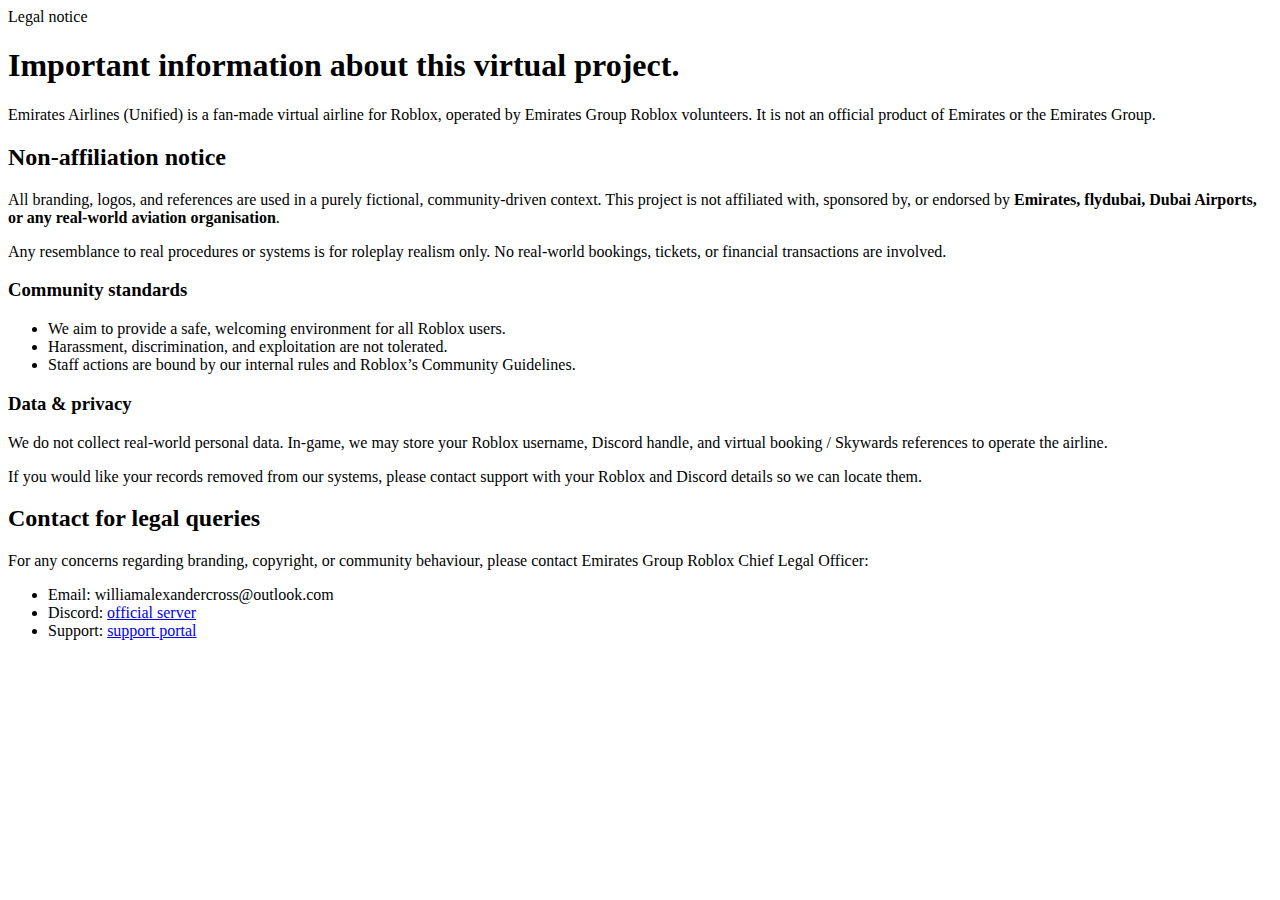
<file: legal.html>
<!doctype html>
<html lang="en">
<head>
  <meta charset="utf-8" />
  <meta name="viewport" content="width=device-width, initial-scale=1" />
  <title>Legal &amp; Policies — Emirates Airlines (Unified)</title>
  <meta name="description" content="Legal information and disclaimers for Emirates Airlines (Unified), a virtual airline project." />
  <link rel="preconnect" href="https://fonts.gstatic.com" crossorigin>
  <link href="https://fonts.googleapis.com/css2?family=Inter:wght@400;500;600;700&family=Merriweather:wght@700&display=swap" rel="stylesheet">
  <!-- paste SAME <style> from about.html -->
</head>
<body>
  <!-- SAME brand strip + nav -->

  <section class="page-hero">
    <div class="page-eyebrow">Legal notice</div>
    <h1>Important information about this virtual project.</h1>
    <p>
      Emirates Airlines (Unified) is a fan-made virtual airline for Roblox, operated by Emirates Group Roblox
      volunteers. It is not an official product of Emirates or the Emirates Group.
    </p>
  </section>

  <main class="container">
    <section class="grid" aria-label="Legal information">
      <article class="col-8 card">
        <h2>Non-affiliation notice</h2>
        <p>
          All branding, logos, and references are used in a purely fictional, community-driven context. This project
          is not affiliated with, sponsored by, or endorsed by
          <strong>Emirates, flydubai, Dubai Airports, or any real-world aviation organisation</strong>.
        </p>
        <p>
          Any resemblance to real procedures or systems is for roleplay realism only. No real-world bookings,
          tickets, or financial transactions are involved.
        </p>

        <h3>Community standards</h3>
        <ul class="clean">
          <li>We aim to provide a safe, welcoming environment for all Roblox users.</li>
          <li>Harassment, discrimination, and exploitation are not tolerated.</li>
          <li>Staff actions are bound by our internal rules and Roblox’s Community Guidelines.</li>
        </ul>

        <h3>Data &amp; privacy</h3>
        <p>
          We do not collect real-world personal data. In-game, we may store your Roblox username, Discord handle,
          and virtual booking / Skywards references to operate the airline.
        </p>
        <p class="muted">
          If you would like your records removed from our systems, please contact support with your Roblox and Discord
          details so we can locate them.
        </p>
      </article>

      <aside class="col-4 card">
        <h2>Contact for legal queries</h2>
        <p class="muted">
          For any concerns regarding branding, copyright, or community behaviour, please contact Emirates Group Roblox Chief Legal Officer:
        </p>
        <ul class="clean">
          <li>Email: williamalexandercross@outlook.com</li>
          <li>
            Discord: <a href="https://discord.gg/RaudauJNn9" target="_blank" rel="noopener">official server</a>
          </li>
          <li>
            Support: <a href="https://emiratesgrouproblox.link/support" target="_blank" rel="noopener">support portal</a>
          </li>
        </ul>
      </aside>
    </section>
  </main>

  <!-- SAME footer -->
</body>
</html>
</file>
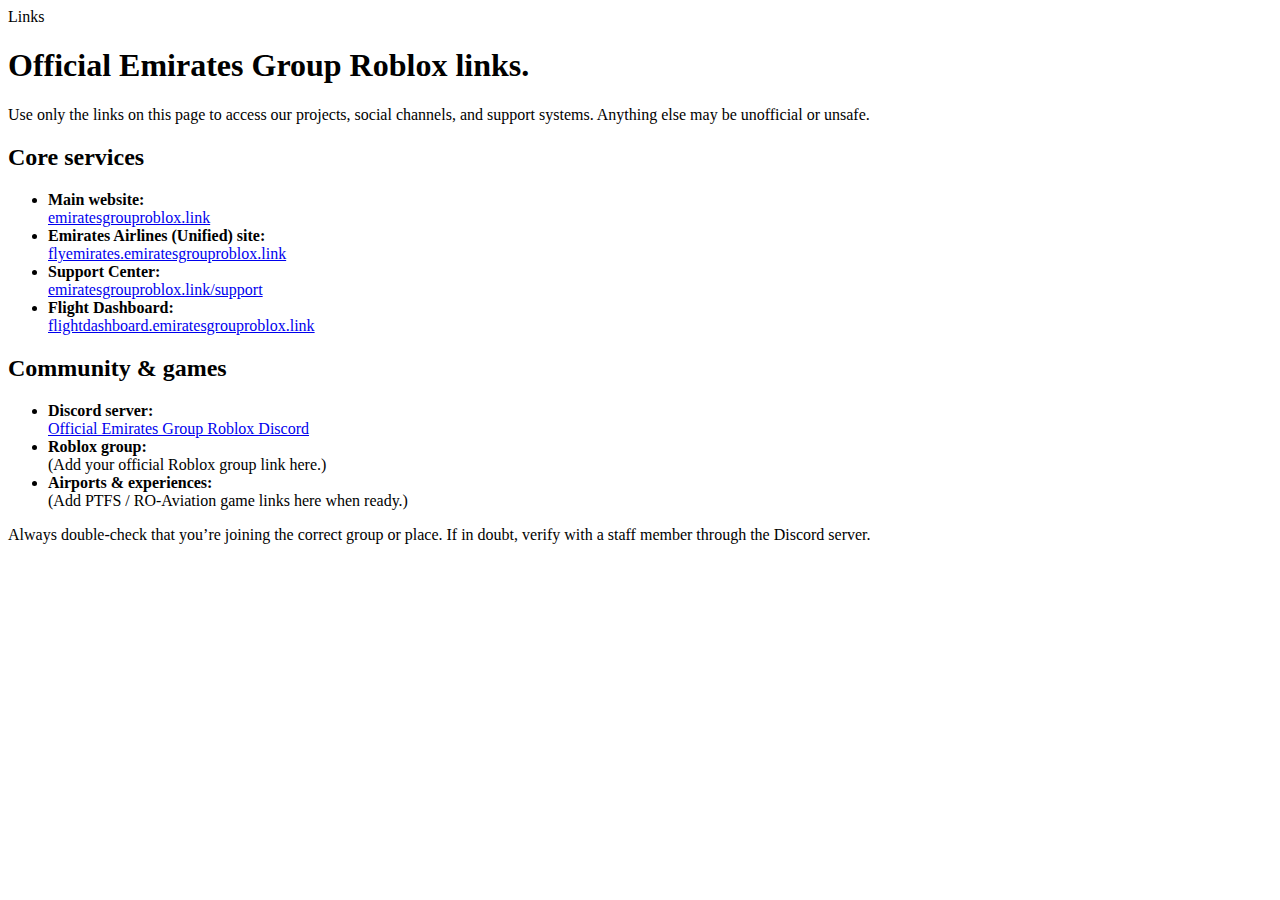
<file: links.html>
<!doctype html>
<html lang="en">
<head>
  <meta charset="utf-8" />
  <meta name="viewport" content="width=device-width, initial-scale=1" />
  <title>Links — Emirates Airlines (Unified)</title>
  <meta name="description" content="Official links for Emirates Airlines (Unified) and Emirates Group Roblox." />
  <link rel="preconnect" href="https://fonts.gstatic.com" crossorigin>
  <link href="https://fonts.googleapis.com/css2?family=Inter:wght@400;500;600;700&family=Merriweather:wght@700&display=swap" rel="stylesheet">
  <!-- paste SAME <style> from about.html -->
</head>
<body>
  <!-- SAME brand strip + nav -->

  <section class="page-hero">
    <div class="page-eyebrow">Links</div>
    <h1>Official Emirates Group Roblox links.</h1>
    <p>
      Use only the links on this page to access our projects, social channels, and support systems. Anything else
      may be unofficial or unsafe.
    </p>
  </section>

  <main class="container">
    <section class="grid" aria-label="Key links">
      <article class="col-6 card">
        <h2>Core services</h2>
        <ul class="clean">
          <li>
            <strong>Main website:</strong><br>
            <a href="https://emiratesgrouproblox.link" target="_blank" rel="noopener">
              emiratesgrouproblox.link
            </a>
          </li>
          <li>
            <strong>Emirates Airlines (Unified) site:</strong><br>
            <a href="https://flyemirates.emiratesgrouproblox.link" target="_blank" rel="noopener">
              flyemirates.emiratesgrouproblox.link
            </a>
          </li>
          <li>
            <strong>Support Center:</strong><br>
            <a href="https://emiratesgrouproblox.link/support" target="_blank" rel="noopener">
              emiratesgrouproblox.link/support
            </a>
          </li>
          <li>
            <strong>Flight Dashboard:</strong><br>
            <a href="https://flightdashboard.emiratesgrouproblox.link" target="_blank" rel="noopener">
              flightdashboard.emiratesgrouproblox.link
            </a>
          </li>
        </ul>
      </article>

      <article class="col-6 card">
        <h2>Community &amp; games</h2>
        <ul class="clean">
          <li>
            <strong>Discord server:</strong><br>
            <a href="https://discord.gg/RaudauJNn9" target="_blank" rel="noopener">
              Official Emirates Group Roblox Discord
            </a>
          </li>
          <li>
            <strong>Roblox group:</strong><br>
            (Add your official Roblox group link here.)
          </li>
          <li>
            <strong>Airports &amp; experiences:</strong><br>
            (Add PTFS / RO-Aviation game links here when ready.)
          </li>
        </ul>
        <p class="muted">
          Always double-check that you’re joining the correct group or place. If in doubt, verify with a staff
          member through the Discord server.
        </p>
      </article>
    </section>
  </main>

  <!-- SAME footer -->
</body>
</html>
</file>
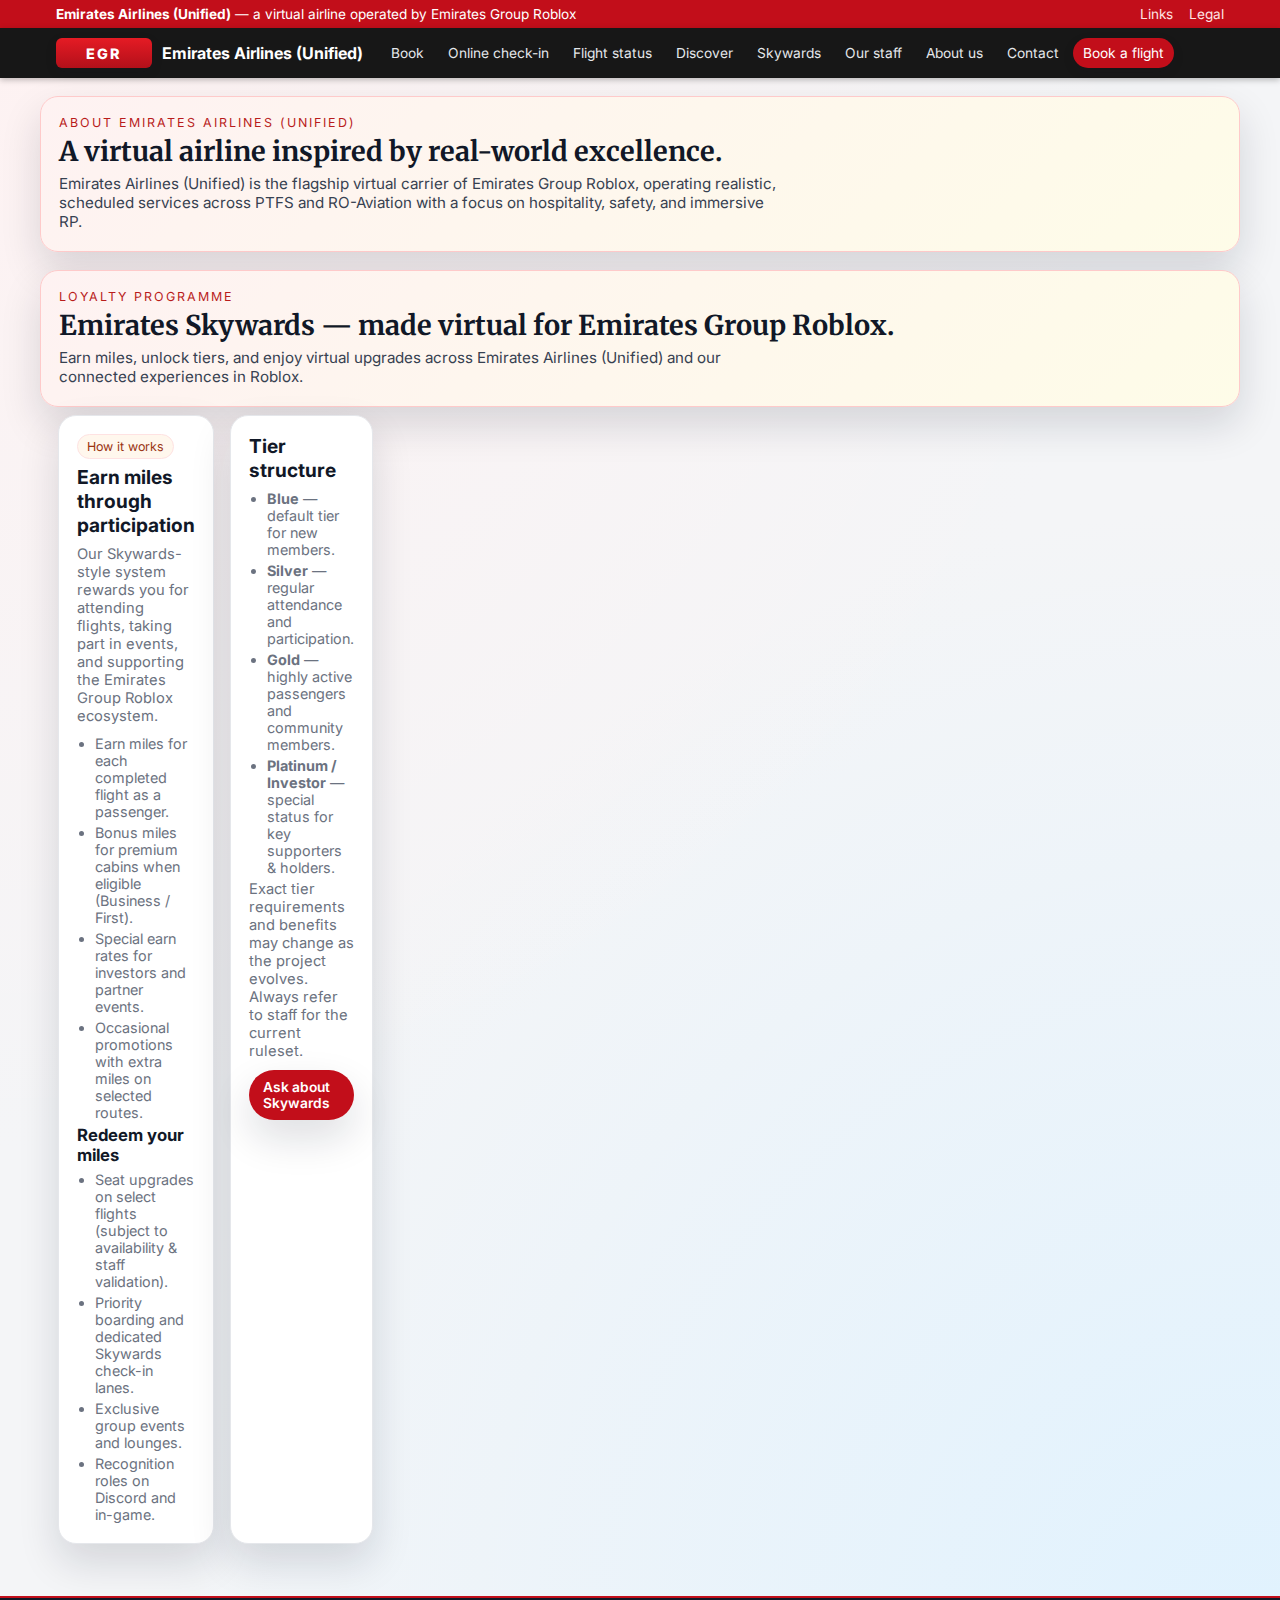
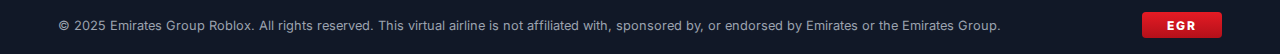
<file: skywards.html>
<!doctype html>
<html lang="en">
<head>
  <meta charset="utf-8" />
  <meta name="viewport" content="width=device-width, initial-scale=1" />
  <title>Emirates Skywards — Emirates Airlines (Unified)</title>
  <meta name="description" content="Learn how the Emirates Skywards-style loyalty programme works in Emirates Group Roblox." />
  <link rel="preconnect" href="https://fonts.gstatic.com" crossorigin>
  <link href="https://fonts.googleapis.com/css2?family=Inter:wght@400;500;600;700&family=Merriweather:wght@700&display=swap" rel="stylesheet">
  <!-- paste SAME <style> from about.html -->
  <style>
    :root{
      --brand-red:#c20e1a;
      --brand-red-dark:#8b0b13;
      --brand-gold:#d1a23a;
      --ink:#111827;
      --ink-soft:#374151;
      --muted:#6b7280;
      --line:#e5e7eb;
      --bg-page:#f4f5f7;
      --bg-card:#ffffff;
      --radius-lg:18px;
      --radius-md:12px;
      --shadow-soft:0 18px 40px rgba(15,23,42,.14);
      --shadow-subtle:0 4px 12px rgba(15,23,42,.10);
    }
    *{box-sizing:border-box;}
    html,body{
      margin:0;
      padding:0;
      font-family:Inter,system-ui,-apple-system,"Segoe UI",sans-serif;
      background:
        radial-gradient(circle at top left,#fef2f2 0,transparent 55%),
        radial-gradient(circle at bottom right,#e0f2fe 0,transparent 55%),
        var(--bg-page);
      color:var(--ink);
      min-height:100vh;
    }
    a{color:var(--brand-red);text-decoration:none;}
    a:hover{text-decoration:underline;}

    /* Brand strip + nav */
    .brand-strip{
      background:var(--brand-red);
      color:#fff;
      font-size:.85rem;
    }
    .brand-strip-inner{
      max-width:1200px;
      margin:0 auto;
      padding:6px 16px;
      display:flex;
      justify-content:space-between;
      align-items:center;
      gap:10px;
      flex-wrap:wrap;
    }
    .brand-strip-inner .mini-links a{
      color:#fee2e2;
      margin-left:12px;
    }
    .brand-strip-inner .mini-links a:hover{
      color:#fff;
      text-decoration:underline;
    }

    .nav{
      background:#171717;
      color:#fff;
      box-shadow:0 2px 6px rgba(0,0,0,.25);
    }
    .nav-inner{
      max-width:1200px;
      margin:0 auto;
      padding:10px 16px;
      display:flex;
      align-items:center;
      gap:18px;
      flex-wrap:wrap;
    }
    .brand{
      display:flex;
      align-items:center;
      gap:10px;
      font-weight:700;
      color:#fff;
      white-space:nowrap;
    }
    .brand-logo{
      width:96px;
      height:30px;
      border-radius:6px;
      background:linear-gradient(180deg,#e51b24,#b3101a);
      position:relative;
      overflow:hidden;
      box-shadow:var(--shadow-subtle);
    }
    .brand-logo::after{
      content:"EGR";
      position:absolute;
      inset:0;
      display:flex;
      align-items:center;
      justify-content:center;
      font-weight:800;
      letter-spacing:.16em;
      font-size:.9rem;
    }
    .nav-menu{
      margin:0;
      padding:0;
      list-style:none;
      display:flex;
      flex-wrap:wrap;
      gap:4px;
      flex:1;
    }
    .nav-menu li a{
      display:block;
      padding:7px 10px;
      border-radius:999px;
      font-size:.86rem;
      color:#e5e7eb;
    }
    .nav-menu li a:hover{
      background:rgba(255,255,255,.12);
      text-decoration:none;
    }
    .nav-menu .cta a{
      background:var(--brand-red);
      color:#fff;
      box-shadow:var(--shadow-subtle);
    }
    .nav-menu .cta a:hover{background:var(--brand-red-dark);}

    @media(max-width:720px){
      .nav-inner{flex-direction:column;align-items:flex-start;}
    }

    /* Page hero */
    .page-hero{
      max-width:1200px;
      margin:18px auto 8px;
      padding:18px 18px 20px;
      border-radius:var(--radius-lg);
      background:linear-gradient(135deg,#fef2f2,#fefce8);
      border:1px solid #fecaca;
      box-shadow:var(--shadow-soft);
    }
    .page-eyebrow{
      font-size:.78rem;
      text-transform:uppercase;
      letter-spacing:.16em;
      color:#b91c1c;
      margin-bottom:4px;
    }
    .page-hero h1{
      margin:0 0 6px;
      font-family:Merriweather,Georgia,serif;
      font-size:1.7rem;
    }
    .page-hero p{
      margin:0;
      font-size:.95rem;
      color:var(--ink-soft);
      max-width:720px;
    }

    /* Layout */
    .container{
      max-width:1200px;
      margin:0 auto;
      padding:0 18px 26px;
    }
    .grid{
      display:grid;
      grid-template-columns:repeat(12,1fr);
      gap:16px;
    }
    .col-4{grid-column:span 4;}
    .col-6{grid-column:span 6;}
    .col-8{grid-column:span 8;}
    .col-12{grid-column:span 12;}
    @media(max-width:900px){
      .col-4,.col-6,.col-8,.col-12{grid-column:span 12;}
    }

    .card{
      background:var(--bg-card);
      border-radius:var(--radius-lg);
      border:1px solid var(--line);
      padding:18px 18px 16px;
      box-shadow:var(--shadow-soft);
    }
    .card h2{
      margin:0 0 8px;
      font-size:1.2rem;
    }
    .card h3{
      margin:0 0 6px;
      font-size:1.05rem;
    }
    .card p{
      margin:0 0 10px;
      font-size:.92rem;
      color:var(--muted);
    }
    ul.clean{
      margin:0;
      padding-left:18px;
      font-size:.9rem;
      color:var(--muted);
    }
    ul.clean li{margin:.25rem 0;}

    .badge{
      display:inline-flex;
      align-items:center;
      gap:6px;
      padding:4px 9px;
      border-radius:999px;
      border:1px solid #fee2e2;
      background:#fff7ed;
      color:#9a3412;
      font-size:.78rem;
      margin-bottom:6px;
    }

    .btn{
      display:inline-flex;
      align-items:center;
      justify-content:center;
      padding:9px 14px;
      border-radius:999px;
      background:var(--brand-red);
      color:#fff;
      font-size:.86rem;
      font-weight:600;
      border:none;
      box-shadow:var(--shadow-soft);
    }
    .btn:hover{
      background:var(--brand-red-dark);
      text-decoration:none;
    }
    .btn.alt{
      background:#fff;
      color:var(--ink);
      border:1px solid var(--line);
      box-shadow:none;
    }
    .btn.alt:hover{
      background:#f3f4f6;
    }

    .muted{color:var(--muted);font-size:.86rem;}

    footer{
      background:#111827;
      color:#9ca3af;
      border-top:2px solid var(--brand-red);
      margin-top:26px;
      font-size:.8rem;
    }
    .footer-inner{
      max-width:1200px;
      margin:0 auto;
      padding:14px 18px 16px;
      display:flex;
      justify-content:space-between;
      align-items:center;
      gap:10px;
      flex-wrap:wrap;
    }
    .footer-logo{
      width:80px;
      height:26px;
      border-radius:4px;
      background:linear-gradient(180deg,#e51b24,#b3101a);
      display:flex;
      align-items:center;
      justify-content:center;
      font-weight:800;
      font-size:.75rem;
      letter-spacing:.16em;
      color:#fff;
    }
    @media(max-width:600px){
      .footer-inner{flex-direction:column;align-items:flex-start;}
    }
  </style>
</head>
<body>
  <!-- Brand strip -->
  <div class="brand-strip">
    <div class="brand-strip-inner">
      <div><strong>Emirates Airlines (Unified)</strong> — a virtual airline operated by Emirates Group Roblox</div>
      <div class="mini-links">
        <a href="links.html">Links</a>
        <a href="legal.html">Legal</a>
      </div>
    </div>
  </div>

  <!-- Navigation -->
  <nav class="nav" aria-label="Primary navigation">
    <div class="nav-inner">
      <a class="brand" href="index.html">
        <span class="brand-logo" aria-hidden="true"></span>
        <span>Emirates Airlines (Unified)</span>
      </a>
      <ul class="nav-menu" role="menubar">
        <li role="none"><a role="menuitem" href="booking.html">Book</a></li>
        <li role="none"><a role="menuitem" href="checkin.html">Online check-in</a></li>
        <li role="none"><a role="menuitem" href="flight-status.html">Flight status</a></li>
        <li role="none"><a role="menuitem" href="discover.html">Discover</a></li>
        <li role="none"><a role="menuitem" href="skywards.html">Skywards</a></li>
        <li role="none"><a role="menuitem" href="staff.html">Our staff</a></li>
        <li role="none"><a role="menuitem" href="about.html">About us</a></li>
        <li role="none"><a role="menuitem" href="contact.html">Contact</a></li>
        <li class="cta" role="none"><a role="menuitem" href="booking.html">Book a flight</a></li>
      </ul>
    </div>
  </nav>

  <!-- Page hero -->
  <section class="page-hero">
    <div class="page-eyebrow">About Emirates Airlines (Unified)</div>
    <h1>A virtual airline inspired by real-world excellence.</h1>
    <p>
      Emirates Airlines (Unified) is the flagship virtual carrier of Emirates Group Roblox, operating realistic,
      scheduled services across PTFS and RO-Aviation with a focus on hospitality, safety, and immersive RP.
    </p>
  </section>
</head>
<body>
  <!-- SAME brand strip + nav -->

  <section class="page-hero">
    <div class="page-eyebrow">Loyalty programme</div>
    <h1>Emirates Skywards — made virtual for Emirates Group Roblox.</h1>
    <p>
      Earn miles, unlock tiers, and enjoy virtual upgrades across Emirates Airlines (Unified) and our connected
      experiences in Roblox.
    </p>
  </section>

  <main class="container">
    <section class="grid" aria-label="Skywards overview">
      <article class="col-7 card">
        <div class="badge">How it works</div>
        <h2>Earn miles through participation</h2>
        <p>
          Our Skywards-style system rewards you for attending flights, taking part in events, and supporting the
          Emirates Group Roblox ecosystem.
        </p>
        <ul class="clean">
          <li>Earn miles for each completed flight as a passenger.</li>
          <li>Bonus miles for premium cabins when eligible (Business / First).</li>
          <li>Special earn rates for investors and partner events.</li>
          <li>Occasional promotions with extra miles on selected routes.</li>
        </ul>

        <h3>Redeem your miles</h3>
        <ul class="clean">
          <li>Seat upgrades on select flights (subject to availability &amp; staff validation).</li>
          <li>Priority boarding and dedicated Skywards check-in lanes.</li>
          <li>Exclusive group events and lounges.</li>
          <li>Recognition roles on Discord and in-game.</li>
        </ul>
      </article>

      <aside class="col-5 card">
        <h2>Tier structure</h2>
        <ul class="clean">
          <li><strong>Blue</strong> — default tier for new members.</li>
          <li><strong>Silver</strong> — regular attendance and participation.</li>
          <li><strong>Gold</strong> — highly active passengers and community members.</li>
          <li><strong>Platinum / Investor</strong> — special status for key supporters &amp; holders.</li>
        </ul>
        <p class="muted">
          Exact tier requirements and benefits may change as the project evolves. Always refer to staff for
          the current ruleset.
        </p>
        <a class="btn" href="contact.html">Ask about Skywards</a>
      </aside>
    </section>
  </main>

  <!-- SAME footer -->
  <footer>
  <div class="footer-inner">
    <span>
      © 2025 Emirates Group Roblox. All rights reserved. This virtual airline is not affiliated with,
      sponsored by, or endorsed by Emirates or the Emirates Group.
    </span>
    <div class="footer-logo">EGR</div>
  </div>
</footer>
</body>
</html>
</file>
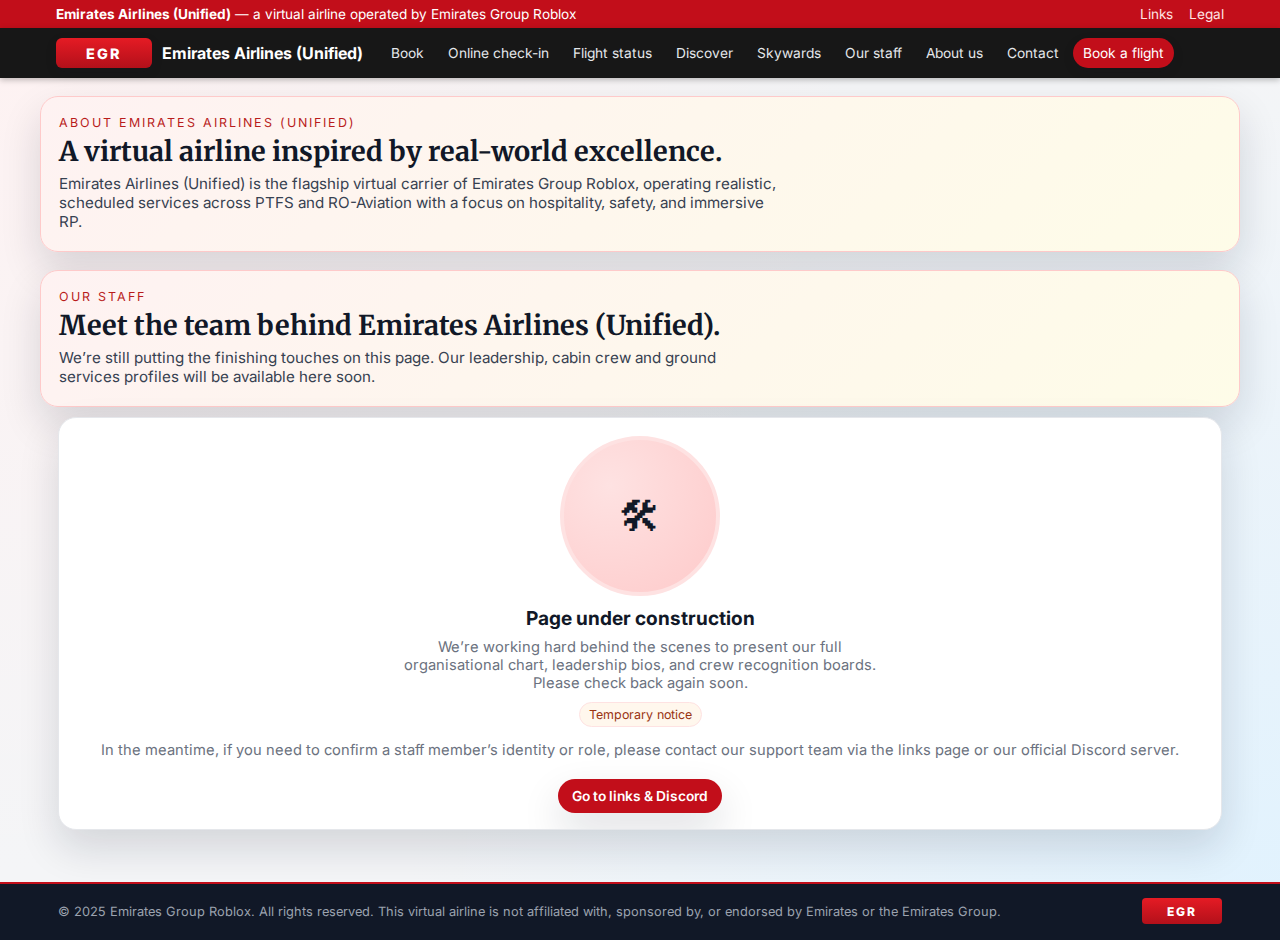
<file: staff.html>
<!doctype html>
<html lang="en">
<head>
  <meta charset="utf-8" />
  <meta name="viewport" content="width=device-width, initial-scale=1" />
  <title>Our Staff — Emirates Airlines (Unified)</title>
  <meta name="description" content="Staff information for Emirates Airlines (Unified) will be available soon." />
  <link rel="preconnect" href="https://fonts.gstatic.com" crossorigin>
  <link href="https://fonts.googleapis.com/css2?family=Inter:wght@400;500;600;700&family=Merriweather:wght@700&display=swap" rel="stylesheet">
  <!-- copy the SAME <style> block from about.html here -->
  <style>
    :root{
      --brand-red:#c20e1a;
      --brand-red-dark:#8b0b13;
      --brand-gold:#d1a23a;
      --ink:#111827;
      --ink-soft:#374151;
      --muted:#6b7280;
      --line:#e5e7eb;
      --bg-page:#f4f5f7;
      --bg-card:#ffffff;
      --radius-lg:18px;
      --radius-md:12px;
      --shadow-soft:0 18px 40px rgba(15,23,42,.14);
      --shadow-subtle:0 4px 12px rgba(15,23,42,.10);
    }
    *{box-sizing:border-box;}
    html,body{
      margin:0;
      padding:0;
      font-family:Inter,system-ui,-apple-system,"Segoe UI",sans-serif;
      background:
        radial-gradient(circle at top left,#fef2f2 0,transparent 55%),
        radial-gradient(circle at bottom right,#e0f2fe 0,transparent 55%),
        var(--bg-page);
      color:var(--ink);
      min-height:100vh;
    }
    a{color:var(--brand-red);text-decoration:none;}
    a:hover{text-decoration:underline;}

    /* Brand strip + nav */
    .brand-strip{
      background:var(--brand-red);
      color:#fff;
      font-size:.85rem;
    }
    .brand-strip-inner{
      max-width:1200px;
      margin:0 auto;
      padding:6px 16px;
      display:flex;
      justify-content:space-between;
      align-items:center;
      gap:10px;
      flex-wrap:wrap;
    }
    .brand-strip-inner .mini-links a{
      color:#fee2e2;
      margin-left:12px;
    }
    .brand-strip-inner .mini-links a:hover{
      color:#fff;
      text-decoration:underline;
    }

    .nav{
      background:#171717;
      color:#fff;
      box-shadow:0 2px 6px rgba(0,0,0,.25);
    }
    .nav-inner{
      max-width:1200px;
      margin:0 auto;
      padding:10px 16px;
      display:flex;
      align-items:center;
      gap:18px;
      flex-wrap:wrap;
    }
    .brand{
      display:flex;
      align-items:center;
      gap:10px;
      font-weight:700;
      color:#fff;
      white-space:nowrap;
    }
    .brand-logo{
      width:96px;
      height:30px;
      border-radius:6px;
      background:linear-gradient(180deg,#e51b24,#b3101a);
      position:relative;
      overflow:hidden;
      box-shadow:var(--shadow-subtle);
    }
    .brand-logo::after{
      content:"EGR";
      position:absolute;
      inset:0;
      display:flex;
      align-items:center;
      justify-content:center;
      font-weight:800;
      letter-spacing:.16em;
      font-size:.9rem;
    }
    .nav-menu{
      margin:0;
      padding:0;
      list-style:none;
      display:flex;
      flex-wrap:wrap;
      gap:4px;
      flex:1;
    }
    .nav-menu li a{
      display:block;
      padding:7px 10px;
      border-radius:999px;
      font-size:.86rem;
      color:#e5e7eb;
    }
    .nav-menu li a:hover{
      background:rgba(255,255,255,.12);
      text-decoration:none;
    }
    .nav-menu .cta a{
      background:var(--brand-red);
      color:#fff;
      box-shadow:var(--shadow-subtle);
    }
    .nav-menu .cta a:hover{background:var(--brand-red-dark);}

    @media(max-width:720px){
      .nav-inner{flex-direction:column;align-items:flex-start;}
    }

    /* Page hero */
    .page-hero{
      max-width:1200px;
      margin:18px auto 8px;
      padding:18px 18px 20px;
      border-radius:var(--radius-lg);
      background:linear-gradient(135deg,#fef2f2,#fefce8);
      border:1px solid #fecaca;
      box-shadow:var(--shadow-soft);
    }
    .page-eyebrow{
      font-size:.78rem;
      text-transform:uppercase;
      letter-spacing:.16em;
      color:#b91c1c;
      margin-bottom:4px;
    }
    .page-hero h1{
      margin:0 0 6px;
      font-family:Merriweather,Georgia,serif;
      font-size:1.7rem;
    }
    .page-hero p{
      margin:0;
      font-size:.95rem;
      color:var(--ink-soft);
      max-width:720px;
    }

    /* Layout */
    .container{
      max-width:1200px;
      margin:0 auto;
      padding:0 18px 26px;
    }
    .grid{
      display:grid;
      grid-template-columns:repeat(12,1fr);
      gap:16px;
    }
    .col-4{grid-column:span 4;}
    .col-6{grid-column:span 6;}
    .col-8{grid-column:span 8;}
    .col-12{grid-column:span 12;}
    @media(max-width:900px){
      .col-4,.col-6,.col-8,.col-12{grid-column:span 12;}
    }

    .card{
      background:var(--bg-card);
      border-radius:var(--radius-lg);
      border:1px solid var(--line);
      padding:18px 18px 16px;
      box-shadow:var(--shadow-soft);
    }
    .card h2{
      margin:0 0 8px;
      font-size:1.2rem;
    }
    .card h3{
      margin:0 0 6px;
      font-size:1.05rem;
    }
    .card p{
      margin:0 0 10px;
      font-size:.92rem;
      color:var(--muted);
    }
    ul.clean{
      margin:0;
      padding-left:18px;
      font-size:.9rem;
      color:var(--muted);
    }
    ul.clean li{margin:.25rem 0;}

    .badge{
      display:inline-flex;
      align-items:center;
      gap:6px;
      padding:4px 9px;
      border-radius:999px;
      border:1px solid #fee2e2;
      background:#fff7ed;
      color:#9a3412;
      font-size:.78rem;
      margin-bottom:6px;
    }

    .btn{
      display:inline-flex;
      align-items:center;
      justify-content:center;
      padding:9px 14px;
      border-radius:999px;
      background:var(--brand-red);
      color:#fff;
      font-size:.86rem;
      font-weight:600;
      border:none;
      box-shadow:var(--shadow-soft);
    }
    .btn:hover{
      background:var(--brand-red-dark);
      text-decoration:none;
    }
    .btn.alt{
      background:#fff;
      color:var(--ink);
      border:1px solid var(--line);
      box-shadow:none;
    }
    .btn.alt:hover{
      background:#f3f4f6;
    }

    .muted{color:var(--muted);font-size:.86rem;}

    footer{
      background:#111827;
      color:#9ca3af;
      border-top:2px solid var(--brand-red);
      margin-top:26px;
      font-size:.8rem;
    }
    .footer-inner{
      max-width:1200px;
      margin:0 auto;
      padding:14px 18px 16px;
      display:flex;
      justify-content:space-between;
      align-items:center;
      gap:10px;
      flex-wrap:wrap;
    }
    .footer-logo{
      width:80px;
      height:26px;
      border-radius:4px;
      background:linear-gradient(180deg,#e51b24,#b3101a);
      display:flex;
      align-items:center;
      justify-content:center;
      font-weight:800;
      font-size:.75rem;
      letter-spacing:.16em;
      color:#fff;
    }
    @media(max-width:600px){
      .footer-inner{flex-direction:column;align-items:flex-start;}
    }
  </style>
</head>
<body>
  <!-- Brand strip -->
  <div class="brand-strip">
    <div class="brand-strip-inner">
      <div><strong>Emirates Airlines (Unified)</strong> — a virtual airline operated by Emirates Group Roblox</div>
      <div class="mini-links">
        <a href="links.html">Links</a>
        <a href="legal.html">Legal</a>
      </div>
    </div>
  </div>

  <!-- Navigation -->
  <nav class="nav" aria-label="Primary navigation">
    <div class="nav-inner">
      <a class="brand" href="index.html">
        <span class="brand-logo" aria-hidden="true"></span>
        <span>Emirates Airlines (Unified)</span>
      </a>
      <ul class="nav-menu" role="menubar">
        <li role="none"><a role="menuitem" href="booking.html">Book</a></li>
        <li role="none"><a role="menuitem" href="checkin.html">Online check-in</a></li>
        <li role="none"><a role="menuitem" href="flight-status.html">Flight status</a></li>
        <li role="none"><a role="menuitem" href="discover.html">Discover</a></li>
        <li role="none"><a role="menuitem" href="skywards.html">Skywards</a></li>
        <li role="none"><a role="menuitem" href="staff.html">Our staff</a></li>
        <li role="none"><a role="menuitem" href="about.html">About us</a></li>
        <li role="none"><a role="menuitem" href="contact.html">Contact</a></li>
        <li class="cta" role="none"><a role="menuitem" href="booking.html">Book a flight</a></li>
      </ul>
    </div>
  </nav>

  <!-- Page hero -->
  <section class="page-hero">
    <div class="page-eyebrow">About Emirates Airlines (Unified)</div>
    <h1>A virtual airline inspired by real-world excellence.</h1>
    <p>
      Emirates Airlines (Unified) is the flagship virtual carrier of Emirates Group Roblox, operating realistic,
      scheduled services across PTFS and RO-Aviation with a focus on hospitality, safety, and immersive RP.
    </p>
  </section>
</head>
<body>
  <!-- copy the SAME brand strip + nav from about.html here -->

  <section class="page-hero">
    <div class="page-eyebrow">Our staff</div>
    <h1>Meet the team behind Emirates Airlines (Unified).</h1>
    <p>
      We’re still putting the finishing touches on this page. Our leadership, cabin crew and ground services
      profiles will be available here soon.
    </p>
  </section>

  <main class="container">
    <section class="card col-12" style="text-align:center; margin-top:10px; position:relative; overflow:hidden;">
      <div style="
        width:160px;
        height:160px;
        border-radius:50%;
        border:4px solid #fee2e2;
        margin:0 auto 10px;
        position:relative;
        animation: float 3s ease-in-out infinite;
        background:radial-gradient(circle at 30% 30%,#fee2e2,#fecaca);
      ">
        <div style="
          position:absolute;
          inset:0;
          display:flex;
          align-items:center;
          justify-content:center;
          font-size:2.6rem;
        ">🛠</div>
      </div>
      <h2>Page under construction</h2>
      <p class="muted" style="max-width:480px;margin:6px auto 10px;">
        We’re working hard behind the scenes to present our full organisational chart, leadership bios,
        and crew recognition boards. Please check back again soon.
      </p>

      <div style="margin-top:8px;">
        <span class="badge">Temporary notice</span>
      </div>

      <p class="muted" style="margin-top:8px;">
        In the meantime, if you need to confirm a staff member’s identity or role, please contact our
        support team via the links page or our official Discord server.
      </p>

      <a class="btn" href="links.html" style="margin-top:10px;">Go to links &amp; Discord</a>

      <style>
        @keyframes float{
          0%,100%{transform:translateY(0);}
          50%{transform:translateY(-10px);}
        }
      </style>
    </section>
  </main>

  <!-- copy the SAME footer from about.html here -->
  <footer>
  <div class="footer-inner">
    <span>
      © 2025 Emirates Group Roblox. All rights reserved. This virtual airline is not affiliated with,
      sponsored by, or endorsed by Emirates or the Emirates Group.
    </span>
    <div class="footer-logo">EGR</div>
  </div>
</footer>
</body>
</html>
</file>
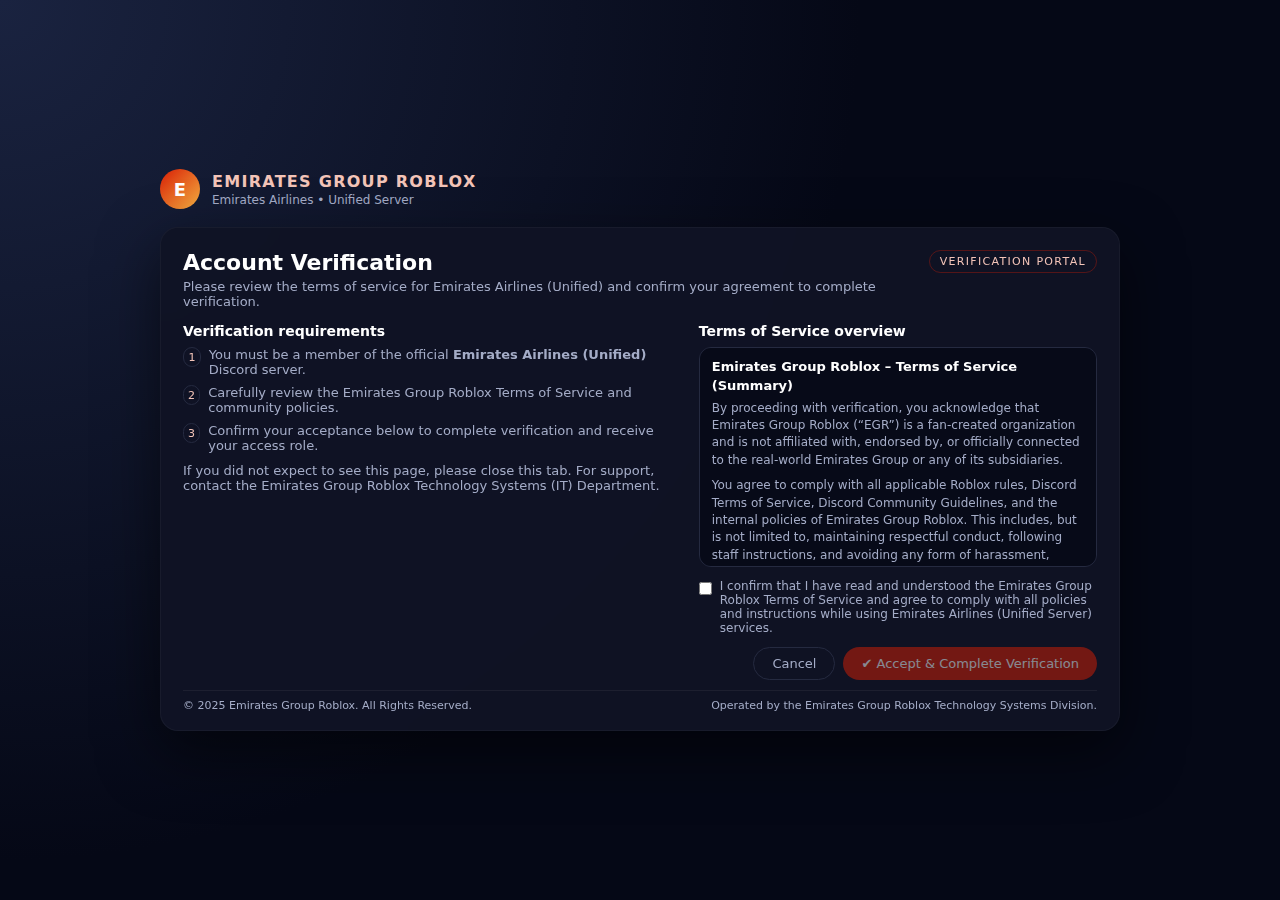
<file: verify.html>
<!DOCTYPE html>
<html lang="en">
<head>
  <meta charset="UTF-8" />
  <title>Emirates Airlines Unified – Verification</title>
  <meta name="viewport" content="width=device-width, initial-scale=1" />
  <meta
    name="description"
    content="Emirates Airlines Unified Verification – confirm your agreement to Emirates Group Roblox terms of service."
  />
  <style>
    :root {
      --bg: #050816;
      --card-bg: #101324;
      --accent: #d81e05;
      --accent-soft: #f3c4b8;
      --text-main: #ffffff;
      --text-muted: #a4acc7;
      --border-subtle: #252a40;
      --radius-lg: 18px;
    }

    * {
      box-sizing: border-box;
      margin: 0;
      padding: 0;
      font-family: system-ui, -apple-system, BlinkMacSystemFont, "Segoe UI",
        sans-serif;
    }

    body {
      min-height: 100vh;
      background: radial-gradient(circle at top left, #1a2340 0, #050816 55%);
      color: var(--text-main);
      display: flex;
      align-items: center;
      justify-content: center;
      padding: 24px;
    }

    .shell {
      max-width: 960px;
      width: 100%;
    }

    .logo-row {
      display: flex;
      align-items: center;
      gap: 12px;
      margin-bottom: 18px;
    }

    .logo-mark {
      width: 40px;
      height: 40px;
      border-radius: 999px;
      background: linear-gradient(135deg, var(--accent), #f5b041);
      display: flex;
      align-items: center;
      justify-content: center;
      font-weight: 700;
      font-size: 18px;
    }

    .brand-block {
      display: flex;
      flex-direction: column;
      gap: 2px;
    }

    .brand-name {
      font-size: 16px;
      font-weight: 600;
      letter-spacing: 0.08em;
      text-transform: uppercase;
      color: var(--accent-soft);
    }

    .brand-sub {
      font-size: 12px;
      color: var(--text-muted);
    }

    .card {
      background: rgba(16, 19, 36, 0.96);
      border-radius: var(--radius-lg);
      border: 1px solid rgba(255, 255, 255, 0.04);
      box-shadow: 0 22px 60px rgba(0, 0, 0, 0.55);
      padding: 22px 22px 18px;
      backdrop-filter: blur(12px);
    }

    .card-header {
      display: flex;
      justify-content: space-between;
      gap: 12px;
      margin-bottom: 14px;
      align-items: flex-start;
    }

    .card-title {
      font-size: 22px;
      font-weight: 650;
      margin-bottom: 4px;
    }

    .card-subtitle {
      font-size: 13px;
      color: var(--text-muted);
    }

    .status-pill {
      padding: 4px 10px;
      border-radius: 999px;
      border: 1px solid rgba(216, 30, 5, 0.35);
      font-size: 11px;
      text-transform: uppercase;
      letter-spacing: 0.12em;
      color: var(--accent-soft);
      white-space: nowrap;
    }

    .grid {
      display: grid;
      grid-template-columns: minmax(0, 2fr) minmax(0, 1.6fr);
      gap: 18px;
      margin-top: 10px;
    }

    .section-title {
      font-size: 14px;
      font-weight: 600;
      margin-bottom: 8px;
    }

    .steps {
      list-style: none;
      display: flex;
      flex-direction: column;
      gap: 8px;
      margin-bottom: 10px;
    }

    .step-item {
      display: flex;
      gap: 8px;
      align-items: flex-start;
      font-size: 13px;
      color: var(--text-muted);
    }

    .step-badge {
      width: 20px;
      height: 20px;
      border-radius: 999px;
      border: 1px solid var(--border-subtle);
      display: flex;
      align-items: center;
      justify-content: center;
      font-size: 11px;
      color: var(--accent-soft);
    }

    .tos-box {
      border-radius: 12px;
      border: 1px solid var(--border-subtle);
      background: rgba(5, 8, 22, 0.75);
      padding: 10px 12px;
      max-height: 220px;
      overflow: auto;
      font-size: 12px;
      color: var(--text-muted);
      line-height: 1.45;
    }

    .tos-box h3 {
      font-size: 13px;
      color: var(--text-main);
      margin-bottom: 4px;
    }

    .tos-box p + p,
    .tos-box ul {
      margin-top: 8px;
    }

    .tos-box ul {
      padding-left: 16px;
    }

    .checkbox-row {
      display: flex;
      align-items: flex-start;
      gap: 8px;
      margin: 12px 0 6px;
      font-size: 12px;
      color: var(--text-muted);
    }

    .checkbox-row input {
      margin-top: 3px;
      accent-color: var(--accent);
    }

    .actions {
      display: flex;
      justify-content: flex-end;
      gap: 8px;
      margin-top: 12px;
    }

    button {
      border: none;
      cursor: pointer;
      border-radius: 999px;
      padding: 8px 18px;
      font-size: 13px;
      font-weight: 500;
      display: inline-flex;
      align-items: center;
      gap: 6px;
      transition: transform 0.08s ease, box-shadow 0.08s ease,
        background 0.12s ease;
    }

    .btn-secondary {
      background: transparent;
      color: var(--text-muted);
      border: 1px solid var(--border-subtle);
    }

    .btn-primary {
      background: var(--accent);
      color: #ffffff;
      box-shadow: 0 10px 28px rgba(216, 30, 5, 0.45);
    }

    .btn-primary:disabled {
      opacity: 0.5;
      cursor: not-allowed;
      box-shadow: none;
    }

    button:not(:disabled):active {
      transform: translateY(1px);
      box-shadow: none;
    }

    .footer-line {
      margin-top: 10px;
      border-top: 1px solid rgba(255, 255, 255, 0.06);
      padding-top: 8px;
      font-size: 11px;
      color: var(--text-muted);
      display: flex;
      justify-content: space-between;
      gap: 8px;
      flex-wrap: wrap;
    }

    @media (max-width: 720px) {
      .card {
        padding: 18px 16px 14px;
      }

      .grid {
        grid-template-columns: minmax(0, 1fr);
      }

      .card-header {
        flex-direction: column;
        gap: 6px;
      }

      .status-pill {
        align-self: flex-start;
      }
    }
  </style>
</head>
<body>
  <main class="shell">
    <div class="logo-row">
      <div class="logo-mark">E</div>
      <div class="brand-block">
        <span class="brand-name">Emirates Group Roblox</span>
        <span class="brand-sub">Emirates Airlines • Unified Server</span>
      </div>
    </div>

    <section class="card">
      <header class="card-header">
        <div>
          <h1 class="card-title">Account Verification</h1>
          <p class="card-subtitle">
            Please review the terms of service for Emirates Airlines (Unified)
            and confirm your agreement to complete verification.
          </p>
        </div>
        <div class="status-pill">Verification Portal</div>
      </header>

      <div class="grid">
        <!-- Left: steps / info -->
        <div>
          <h2 class="section-title">Verification requirements</h2>
          <ul class="steps">
            <li class="step-item">
              <span class="step-badge">1</span>
              <span>You must be a member of the official <strong>Emirates Airlines (Unified)</strong> Discord server.</span>
            </li>
            <li class="step-item">
              <span class="step-badge">2</span>
              <span>Carefully review the Emirates Group Roblox Terms of Service and community policies.</span>
            </li>
            <li class="step-item">
              <span class="step-badge">3</span>
              <span>Confirm your acceptance below to complete verification and receive your access role.</span>
            </li>
          </ul>

          <p class="card-subtitle">
            If you did not expect to see this page, please close this tab. For support,
            contact the Emirates Group Roblox Technology Systems (IT) Department.
          </p>
        </div>

        <!-- Right: ToS & controls -->
        <div>
          <h2 class="section-title">Terms of Service overview</h2>
          <div class="tos-box">
            <h3>Emirates Group Roblox – Terms of Service (Summary)</h3>
            <p>
              By proceeding with verification, you acknowledge that Emirates Group Roblox
              (“EGR”) is a fan-created organization and is not affiliated with, endorsed by,
              or officially connected to the real-world Emirates Group or any of its subsidiaries.
            </p>
            <p>
              You agree to comply with all applicable Roblox rules, Discord Terms of Service,
              Discord Community Guidelines, and the internal policies of Emirates Group Roblox.
              This includes, but is not limited to, maintaining respectful conduct, following
              staff instructions, and avoiding any form of harassment, discrimination, or misuse
              of EGR systems and services.
            </p>
            <p>
              EGR may record limited information relating to your Discord account and activity
              on our systems for security, auditing, and operational purposes. Any such
              information will be handled in accordance with our internal data handling
              standards and may be shared with authorized staff where required.
            </p>
            <p>
              Breach of these terms may result in suspension or removal of access to Emirates
              Group Roblox services, including the Emirates Airlines Unified Discord server,
              without prior notice.
            </p>
            <p>
              For the full, binding version of the Emirates Group Roblox Terms of Service and
              privacy information, please refer to the official documentation provided by the
              Technology Systems (IT) Department.
            </p>
          </div>

          <label class="checkbox-row">
            <input type="checkbox" id="acceptCheckbox" />
            <span>
              I confirm that I have read and understood the Emirates Group Roblox Terms of
              Service and agree to comply with all policies and instructions while using
              Emirates Airlines (Unified Server) services.
            </span>
          </label>

          <div class="actions">
            <button
              type="button"
              class="btn-secondary"
              onclick="window.close();"
            >
              Cancel
            </button>
            <button
              type="button"
              class="btn-primary"
              id="verifyButton"
              disabled
            >
              ✔ Accept &amp; Complete Verification
            </button>
          </div>
        </div>
      </div>

      <div class="footer-line">
        <span>© 2025 Emirates Group Roblox. All Rights Reserved.</span>
        <span>Operated by the Emirates Group Roblox Technology Systems Division.</span>
      </div>
    </section>
  </main>

  <script>
    const checkbox = document.getElementById('acceptCheckbox');
    const verifyButton = document.getElementById('verifyButton');

    checkbox.addEventListener('change', () => {
      verifyButton.disabled = !checkbox.checked;
    });

    verifyButton.addEventListener('click', async () => {
      verifyButton.disabled = true;
      verifyButton.textContent = 'Processing...';

      // TODO: when we hook this to the bot/backend, we will:
      //  - send the user/session info to an API
      //  - give them the Verified role in Discord
      //
      // For now we'll just show a confirmation message
      // so you can see the flow working.

      try {
        alert(
          'Thank you. Your acceptance has been recorded.\n\n' +
          'In the final version, this step will notify the Emirates Airlines (Unified) bot to grant your verification role.'
        );
        verifyButton.textContent = '✔ Accepted';
      } catch (err) {
        console.error(err);
        verifyButton.disabled = false;
        verifyButton.textContent = '✔ Accept & Complete Verification';
        alert(
          'An error occurred while processing verification. Please try again or contact IT.'
        );
      }
    });
  </script>
</body>
</html>
</file>
